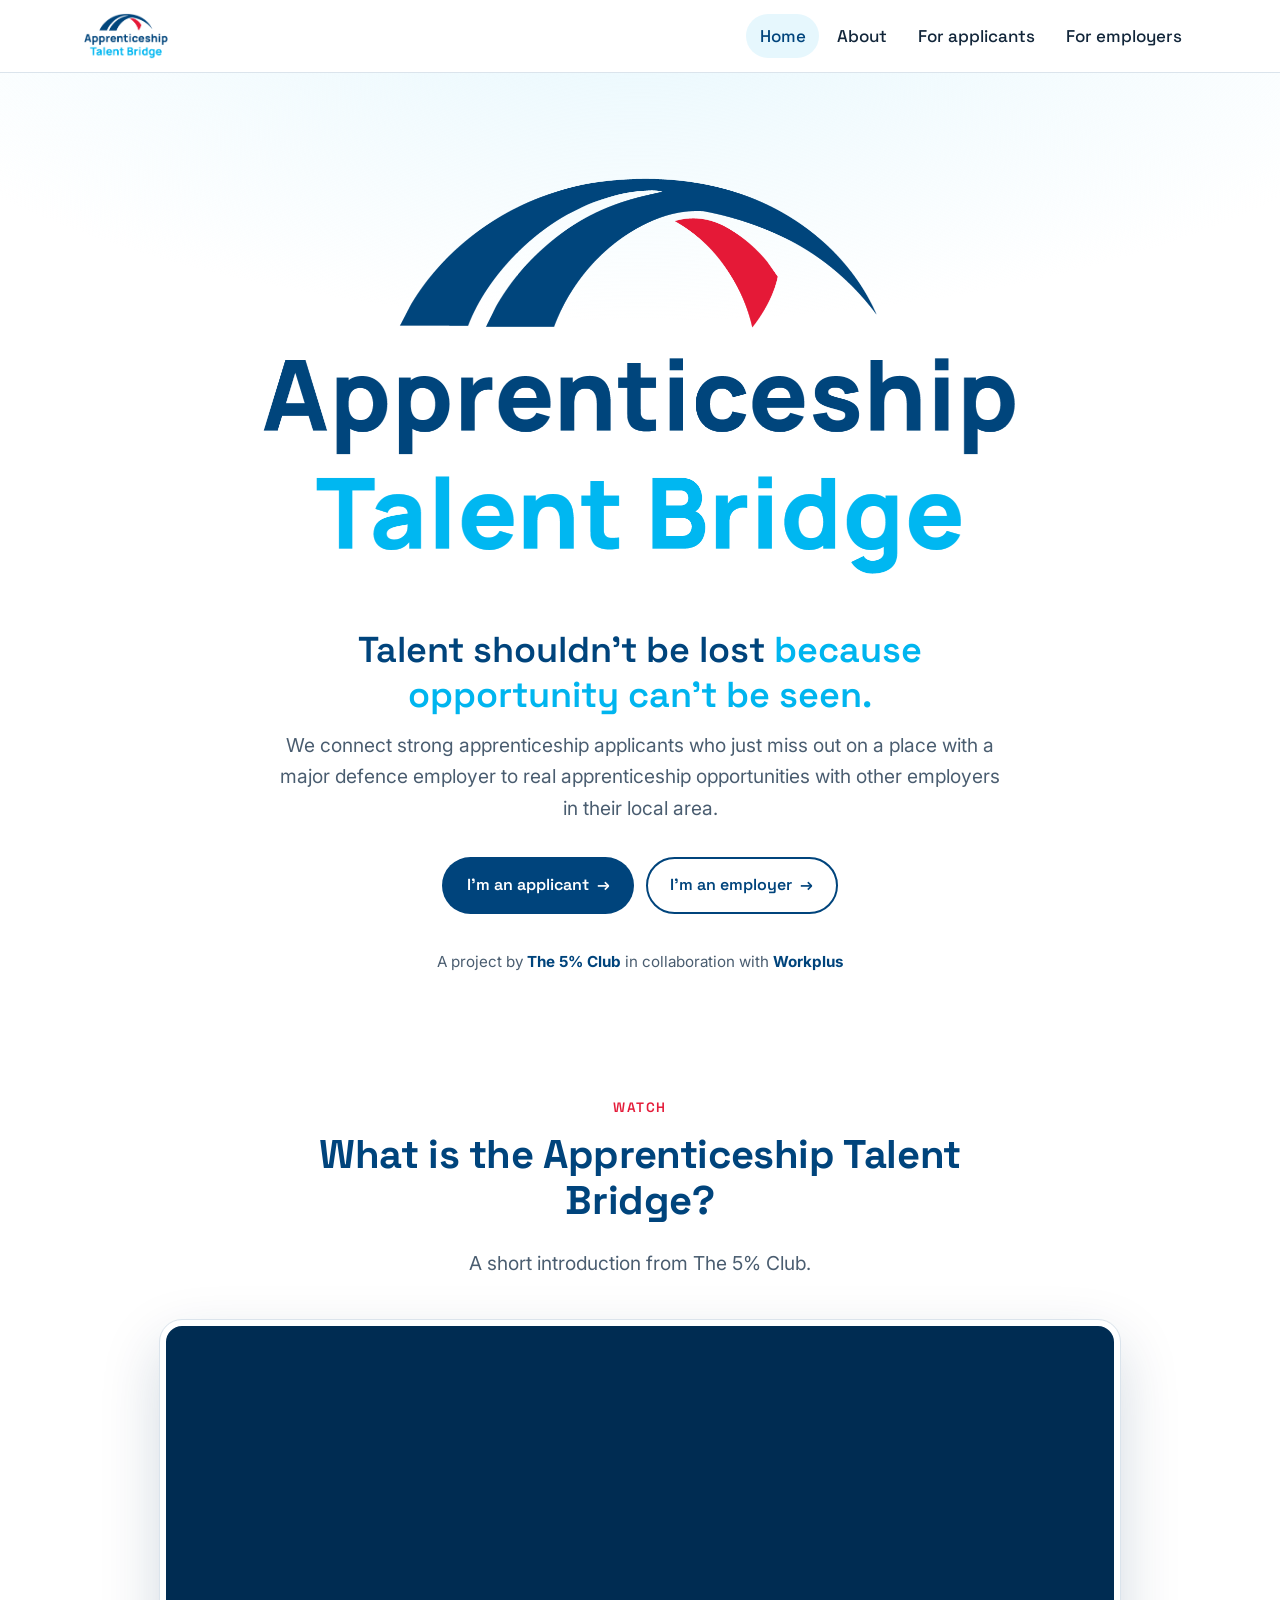
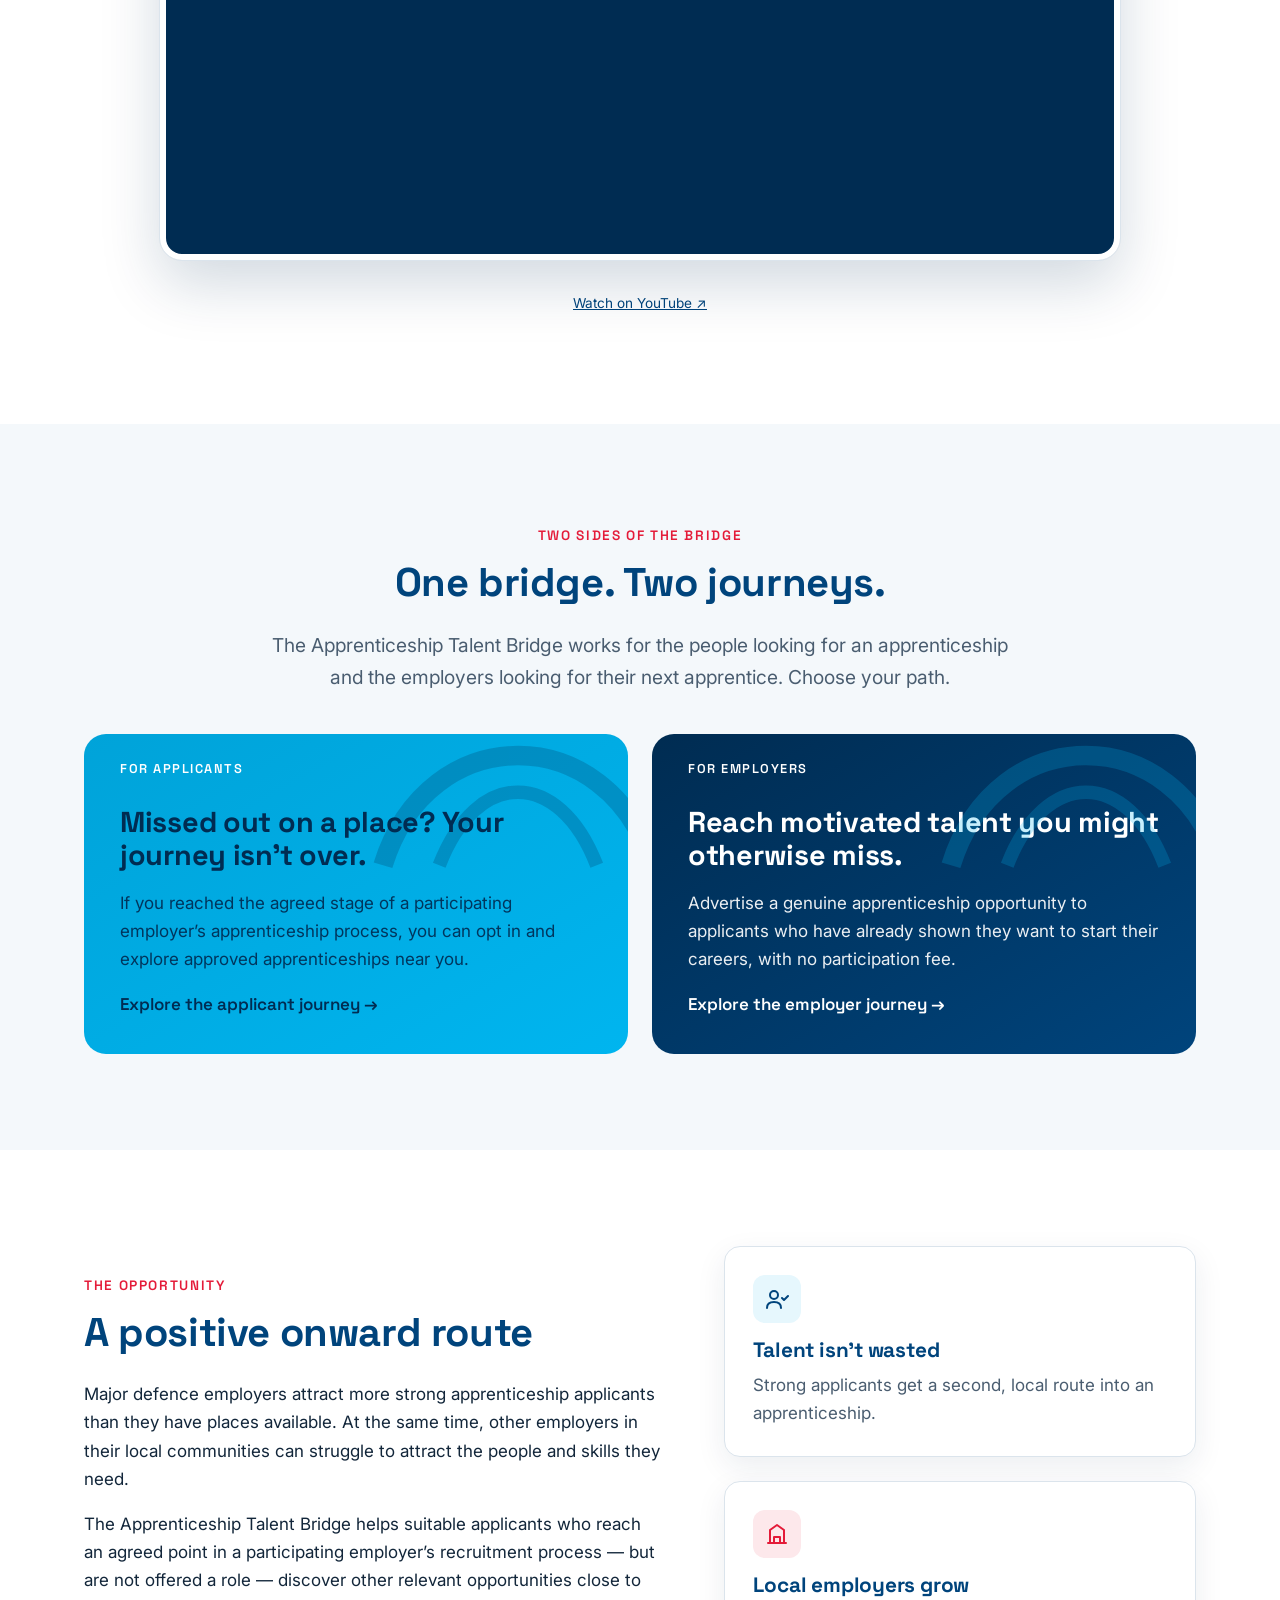
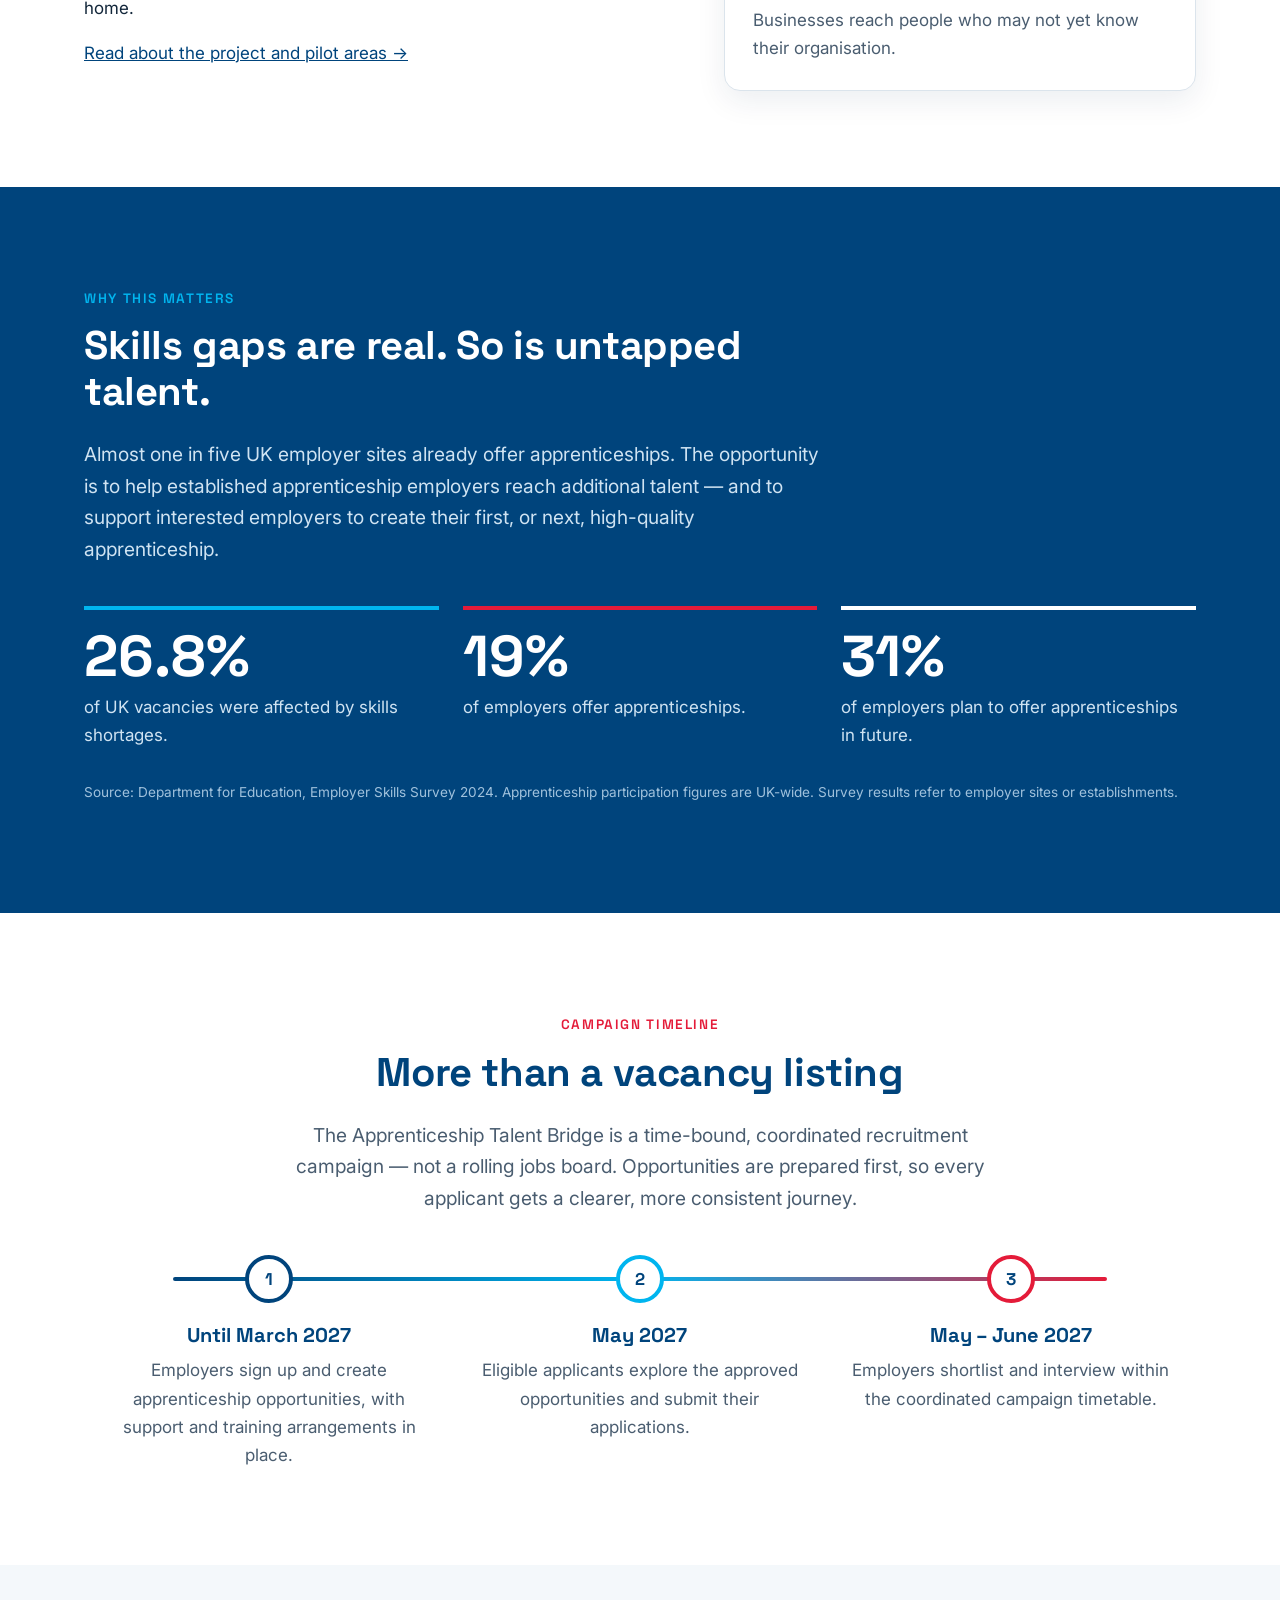
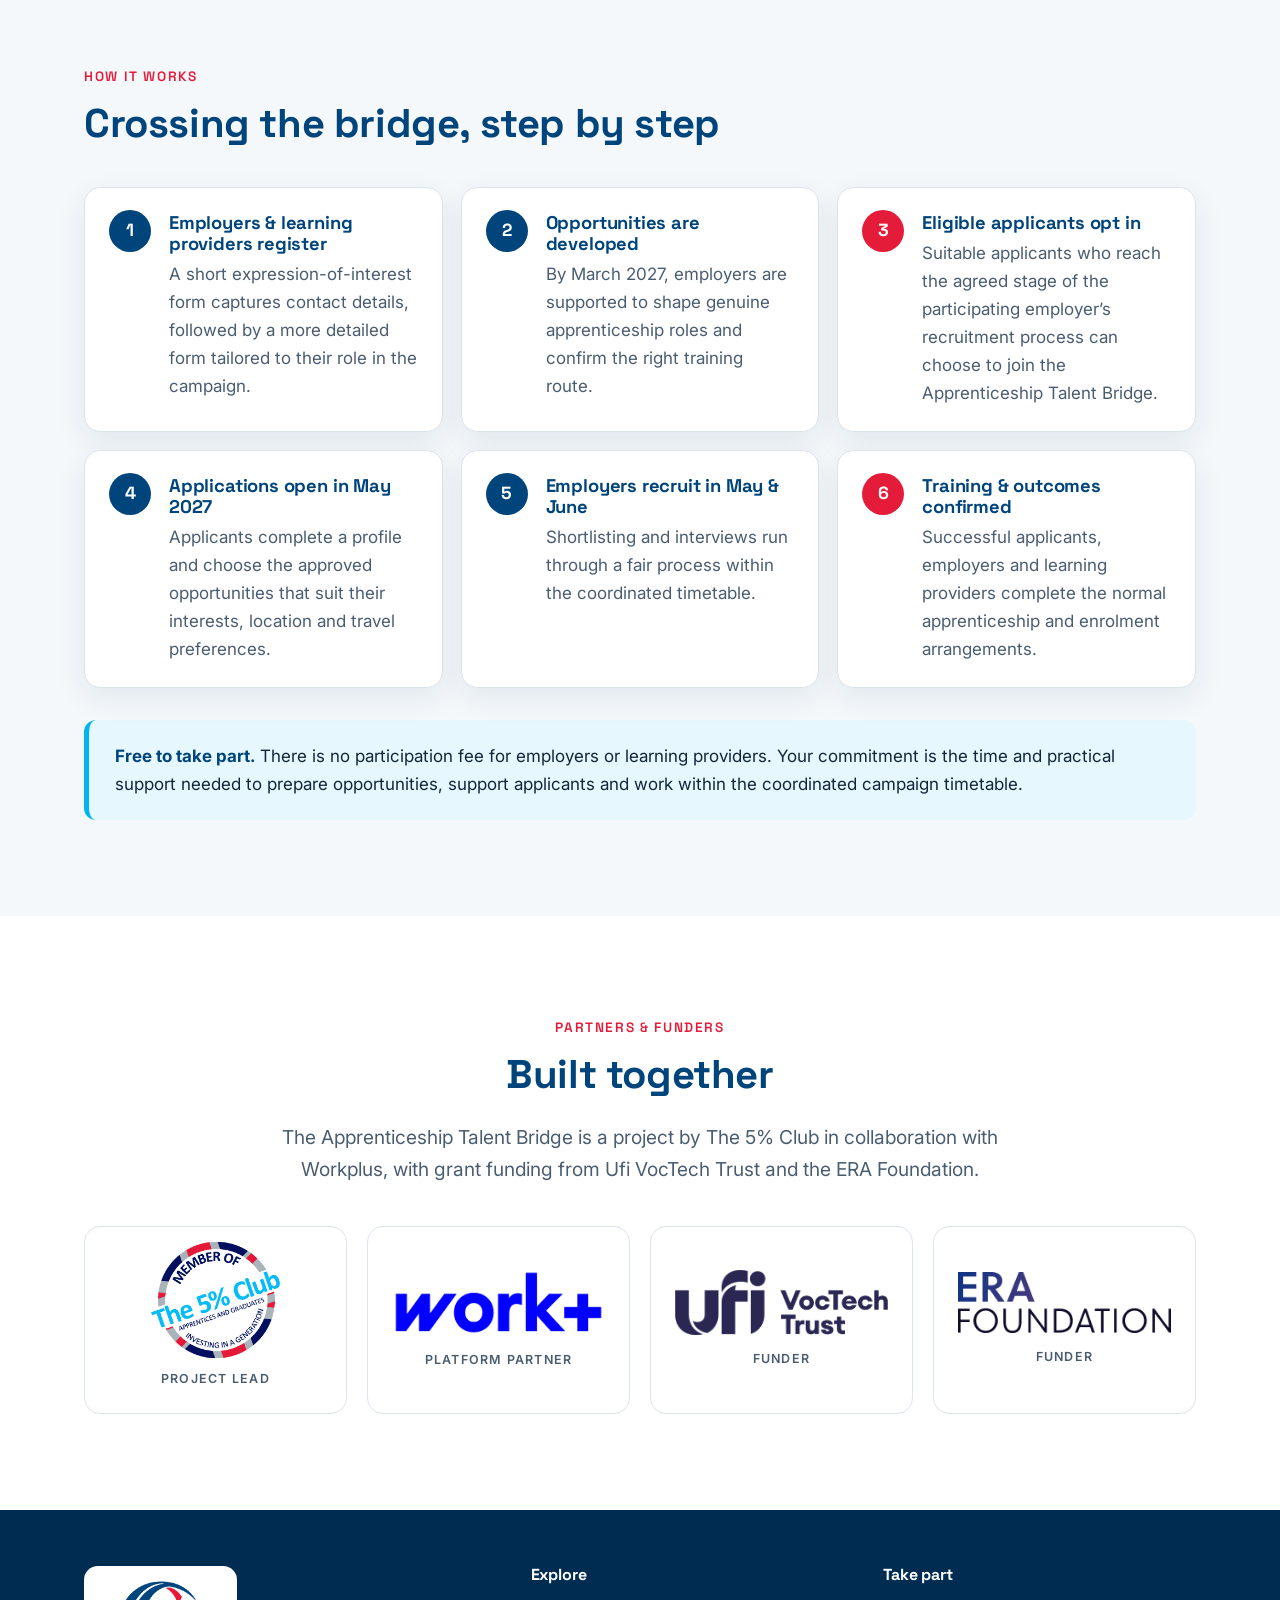
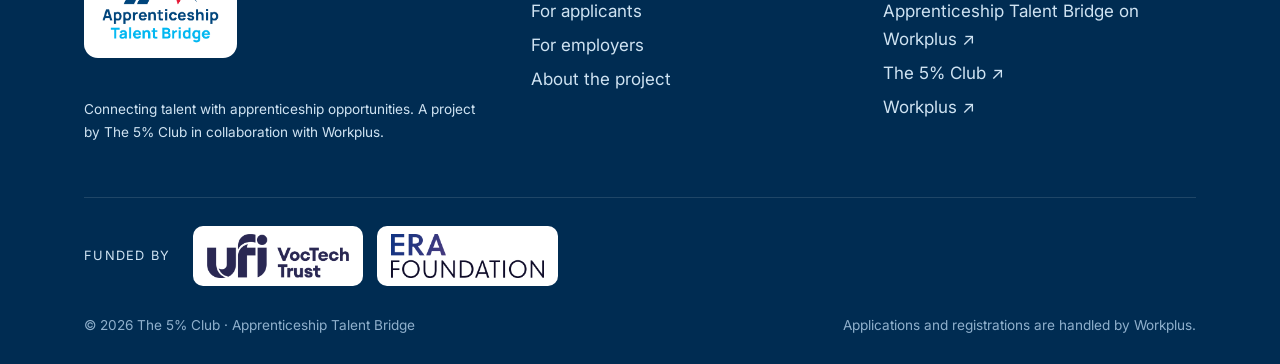
<file: index.html>
<!doctype html>
<html lang="en-GB">
<head>
  <meta charset="utf-8">
  <meta name="viewport" content="width=device-width, initial-scale=1">
  <title>Apprenticeship Talent Bridge</title>
  <meta name="description" content="The Apprenticeship Talent Bridge connects talented apprenticeship applicants with opportunities at local employers. A project by The 5% Club in collaboration with Workplus.">
  <link rel="icon" href="assets/logos/atb-logo.png">
  <link rel="preconnect" href="https://fonts.googleapis.com">
  <link rel="preconnect" href="https://fonts.gstatic.com" crossorigin>
  <link href="https://fonts.googleapis.com/css2?family=Inter:wght@400;500;600&family=Space+Grotesk:wght@500;600;700&display=swap" rel="stylesheet">
  <link rel="stylesheet" href="css/styles.css">
</head>
<body>
  <a class="skip-link" href="#main">Skip to content</a>

  <header class="site-header">
    <div class="container">
      <a class="brand" href="index.html" aria-label="Apprenticeship Talent Bridge home">
        <img src="assets/logos/atb-logo.png" alt="Apprenticeship Talent Bridge">
      </a>
      <button class="menu-toggle" aria-expanded="false" aria-controls="site-nav" aria-label="Open menu">
        <svg width="24" height="24" viewBox="0 0 24 24" fill="none" stroke="currentColor" stroke-width="2.5" stroke-linecap="round"><path d="M4 7h16M4 12h16M4 17h16"/></svg>
      </button>
      <nav class="nav" id="site-nav" aria-label="Main">
        <a href="index.html" aria-current="page">Home</a>
        <a href="about.html">About</a>
        <a href="applicants.html">For applicants</a>
        <a href="employers.html">For employers</a>
      </nav>
    </div>
  </header>

  <main id="main">
    <!-- HERO: ATB logo is the dominant element -->
    <section class="hero-home">
      <div class="container">
        <h1 class="mb-0">
          <img class="hero-logo" src="assets/logos/atb-logo.png" alt="Apprenticeship Talent Bridge" width="1500" height="814">
        </h1>
        <p class="hero-tagline">Talent shouldn’t be lost <span>because opportunity can’t be seen.</span></p>
        <p class="lead">We connect strong apprenticeship applicants who just miss out on a place with a major defence employer to real apprenticeship opportunities with other employers in their local area.</p>
        <div class="btn-row">
          <a class="btn btn-primary" href="applicants.html">I’m an applicant <span class="arrow" aria-hidden="true">→</span></a>
          <a class="btn btn-outline" href="employers.html">I’m an employer <span class="arrow" aria-hidden="true">→</span></a>
        </div>
        <p class="hero-credit">A project by <strong>The 5% Club</strong> in collaboration with <strong>Workplus</strong></p>
      </div>
    </section>

    <!-- Explainer video (autoplay off; privacy-enhanced mode sets no YouTube cookies until played) -->
    <section class="section video-section" aria-labelledby="video-heading">
      <div class="container">
        <div class="section-head center" data-reveal>
          <span class="eyebrow">Watch</span>
          <h2 id="video-heading">What is the Apprenticeship Talent Bridge?</h2>
          <p class="lead">A short introduction from The 5% Club.</p>
        </div>
        <div class="video-frame" data-reveal>
          <iframe
            src="https://www.youtube-nocookie.com/embed/Qj1nKmSsBhU?rel=0"
            title="What is the Apprenticeship Talent Bridge? (YouTube video from The 5% Club)"
            loading="lazy"
            allow="accelerometer; clipboard-write; encrypted-media; gyroscope; picture-in-picture; web-share"
            referrerpolicy="strict-origin-when-cross-origin"
            allowfullscreen></iframe>
        </div>
        <p class="center small muted mt-2"><a href="https://youtu.be/Qj1nKmSsBhU" target="_blank" rel="noopener">Watch on YouTube ↗</a></p>
      </div>
    </section>

    <!-- Two perspectives -->
    <section class="section alt">
      <div class="container">
        <div class="section-head center" data-reveal>
          <span class="eyebrow">Two sides of the bridge</span>
          <h2>One bridge. Two journeys.</h2>
          <p class="lead">The Apprenticeship Talent Bridge works for the people looking for an apprenticeship and the employers looking for their next apprentice. Choose your path.</p>
        </div>
        <div class="doors">
          <a class="door candidate" href="applicants.html" data-reveal>
            <span class="tag">For applicants</span>
            <svg class="arch" viewBox="0 0 400 220" aria-hidden="true" style="color:#002c52"><path d="M20 215C80 20 320 20 380 215" fill="none" stroke="currentColor" stroke-width="26"/><path d="M95 215C145 85 255 85 305 215" fill="none" stroke="currentColor" stroke-width="18"/></svg>
            <h3>Missed out on a place? Your journey isn’t over.</h3>
            <p>If you reached the agreed stage of a participating employer’s apprenticeship process, you can opt in and explore approved apprenticeships near you.</p>
            <span class="door-link">Explore the applicant journey →</span>
          </a>
          <a class="door employer" href="employers.html" data-reveal>
            <span class="tag">For employers</span>
            <svg class="arch" viewBox="0 0 400 220" aria-hidden="true" style="color:#00b5ef"><path d="M20 215C80 20 320 20 380 215" fill="none" stroke="currentColor" stroke-width="26"/><path d="M95 215C145 85 255 85 305 215" fill="none" stroke="currentColor" stroke-width="18"/></svg>
            <h3>Reach motivated talent you might otherwise miss.</h3>
            <p>Advertise a genuine apprenticeship opportunity to applicants who have already shown they want to start their careers, with no participation fee.</p>
            <span class="door-link">Explore the employer journey →</span>
          </a>
        </div>
      </div>
    </section>

    <!-- The opportunity -->
    <section class="section">
      <div class="container split">
        <div data-reveal>
          <span class="eyebrow">The opportunity</span>
          <h2>A positive onward route</h2>
          <p>Major defence employers attract more strong apprenticeship applicants than they have places available. At the same time, other employers in their local communities can struggle to attract the people and skills they need.</p>
          <p>The Apprenticeship Talent Bridge helps suitable applicants who reach an agreed point in a participating employer’s recruitment process — but are not offered a role — discover other relevant opportunities close to home.</p>
          <p class="mb-0"><a href="about.html">Read about the project and pilot areas →</a></p>
        </div>
        <div class="grid" data-reveal>
          <div class="card">
            <div class="icon" aria-hidden="true"><svg width="24" height="24" viewBox="0 0 24 24" fill="none" stroke="currentColor" stroke-width="2" stroke-linecap="round" stroke-linejoin="round"><circle cx="9" cy="8" r="4"/><path d="M2 21c0-4 3-6 7-6s7 2 7 6"/><path d="M17 11l2 2 4-4"/></svg></div>
            <h3>Talent isn’t wasted</h3>
            <p class="muted">Strong applicants get a second, local route into an apprenticeship.</p>
          </div>
          <div class="card">
            <div class="icon red" aria-hidden="true"><svg width="24" height="24" viewBox="0 0 24 24" fill="none" stroke="currentColor" stroke-width="2" stroke-linecap="round" stroke-linejoin="round"><path d="M3 21h18"/><path d="M5 21V8l7-5 7 5v13"/><path d="M9 21v-6h6v6"/></svg></div>
            <h3>Local employers grow</h3>
            <p class="muted">Businesses reach people who may not yet know their organisation.</p>
          </div>
        </div>
      </div>
    </section>

    <!-- Why it matters -->
    <section class="section navy">
      <div class="container">
        <div class="section-head" data-reveal>
          <span class="eyebrow" style="color:var(--sky)">Why this matters</span>
          <h2>Skills gaps are real. So is untapped talent.</h2>
          <p class="lead">Almost one in five UK employer sites already offer apprenticeships. The opportunity is to help established apprenticeship employers reach additional talent — and to support interested employers to create their first, or next, high-quality apprenticeship.</p>
        </div>
        <div class="stats" data-reveal>
          <div class="stat"><div class="stat-num">26.8%</div><p>of UK vacancies were affected by skills shortages.</p></div>
          <div class="stat"><div class="stat-num">19%</div><p>of employers offer apprenticeships.</p></div>
          <div class="stat"><div class="stat-num">31%</div><p>of employers plan to offer apprenticeships in future.</p></div>
        </div>
        <p class="source">Source: Department for Education, Employer Skills Survey 2024. Apprenticeship participation figures are UK-wide. Survey results refer to employer sites or establishments.</p>
      </div>
    </section>

    <!-- Timeline -->
    <section class="section">
      <div class="container">
        <div class="section-head center" data-reveal>
          <span class="eyebrow">Campaign timeline</span>
          <h2>More than a vacancy listing</h2>
          <p class="lead">The Apprenticeship Talent Bridge is a time-bound, coordinated recruitment campaign — not a rolling jobs board. Opportunities are prepared first, so every applicant gets a clearer, more consistent journey.</p>
        </div>
        <div class="timeline" data-reveal>
          <div class="tl-item">
            <div class="tl-dot">1</div>
            <div>
              <div class="tl-when">Until March 2027</div>
              <p>Employers sign up and create apprenticeship opportunities, with support and training arrangements in place.</p>
            </div>
          </div>
          <div class="tl-item">
            <div class="tl-dot">2</div>
            <div>
              <div class="tl-when">May 2027</div>
              <p>Eligible applicants explore the approved opportunities and submit their applications.</p>
            </div>
          </div>
          <div class="tl-item">
            <div class="tl-dot">3</div>
            <div>
              <div class="tl-when">May – June 2027</div>
              <p>Employers shortlist and interview within the coordinated campaign timetable.</p>
            </div>
          </div>
        </div>
      </div>
    </section>

    <!-- How it works -->
    <section class="section alt">
      <div class="container">
        <div class="section-head" data-reveal>
          <span class="eyebrow">How it works</span>
          <h2>Crossing the bridge, step by step</h2>
        </div>
        <ol class="steps cols">
          <li class="step" data-reveal><h3>Employers &amp; learning providers register</h3><p>A short expression-of-interest form captures contact details, followed by a more detailed form tailored to their role in the campaign.</p></li>
          <li class="step" data-reveal><h3>Opportunities are developed</h3><p>By March 2027, employers are supported to shape genuine apprenticeship roles and confirm the right training route.</p></li>
          <li class="step highlight" data-reveal><h3>Eligible applicants opt in</h3><p>Suitable applicants who reach the agreed stage of the participating employer’s recruitment process can choose to join the Apprenticeship Talent Bridge.</p></li>
          <li class="step" data-reveal><h3>Applications open in May 2027</h3><p>Applicants complete a profile and choose the approved opportunities that suit their interests, location and travel preferences.</p></li>
          <li class="step" data-reveal><h3>Employers recruit in May &amp; June</h3><p>Shortlisting and interviews run through a fair process within the coordinated timetable.</p></li>
          <li class="step highlight" data-reveal><h3>Training &amp; outcomes confirmed</h3><p>Successful applicants, employers and learning providers complete the normal apprenticeship and enrolment arrangements.</p></li>
        </ol>
        <div class="callout mt-2" data-reveal>
          <div>
            <p><strong>Free to take part.</strong> There is no participation fee for employers or learning providers. Your commitment is the time and practical support needed to prepare opportunities, support applicants and work within the coordinated campaign timetable.</p>
          </div>
        </div>
      </div>
    </section>

    <!-- Partners -->
    <section class="section">
      <div class="container">
        <div class="section-head center" data-reveal>
          <span class="eyebrow">Partners &amp; funders</span>
          <h2>Built together</h2>
          <p class="lead">The Apprenticeship Talent Bridge is a project by The 5% Club in collaboration with Workplus, with grant funding from Ufi VocTech Trust and the ERA Foundation.</p>
        </div>
        <div class="partners" data-reveal>
          <div class="partner"><img class="badge" src="assets/logos/5percent-club.png" alt="The 5% Club"><span class="role">Project lead</span></div>
          <div class="partner"><img src="assets/logos/workplus.webp" alt="Workplus"><span class="role">Platform partner</span></div>
          <div class="partner"><img src="assets/logos/ufi-voctech-trust.png" alt="Ufi VocTech Trust"><span class="role">Funder</span></div>
          <div class="partner"><img src="assets/logos/era-foundation.svg" alt="ERA Foundation"><span class="role">Funder</span></div>
        </div>
      </div>
    </section>
  </main>

  <footer class="site-footer">
    <div class="container">
      <div class="footer-top">
        <div>
          <a class="footer-logo" href="index.html"><img src="assets/logos/atb-logo.png" alt="Apprenticeship Talent Bridge"></a>
          <p class="mt-2 small">Connecting talent with apprenticeship opportunities. A project by The 5% Club in collaboration with Workplus.</p>
        </div>
        <div>
          <h4>Explore</h4>
          <ul>
            <li><a href="applicants.html">For applicants</a></li>
            <li><a href="employers.html">For employers</a></li>
            <li><a href="about.html">About the project</a></li>
          </ul>
        </div>
        <div>
          <h4>Take part</h4>
          <ul>
            <li><a href="https://campaigns.workplus.app/atb" target="_blank" rel="noopener">Apprenticeship Talent Bridge on Workplus ↗</a></li>
            <li><a href="https://www.5percentclub.org.uk/" target="_blank" rel="noopener">The 5% Club ↗</a></li>
            <li><a href="https://www.workplus.app/" target="_blank" rel="noopener">Workplus ↗</a></li>
          </ul>
        </div>
      </div>
      <div class="footer-logos">
        <span class="label">Funded by</span>
        <span class="logo-chip"><img src="assets/logos/ufi-voctech-trust.png" alt="Ufi VocTech Trust"></span>
        <span class="logo-chip"><img src="assets/logos/era-foundation.svg" alt="ERA Foundation"></span>
      </div>
      <div class="footer-bottom">
        <span>© <span id="year">2026</span> The 5% Club · Apprenticeship Talent Bridge</span>
        <span>Applications and registrations are handled by Workplus.</span>
      </div>
    </div>
  </footer>
  <script src="js/main.js"></script>
</body>
</html>
</file>
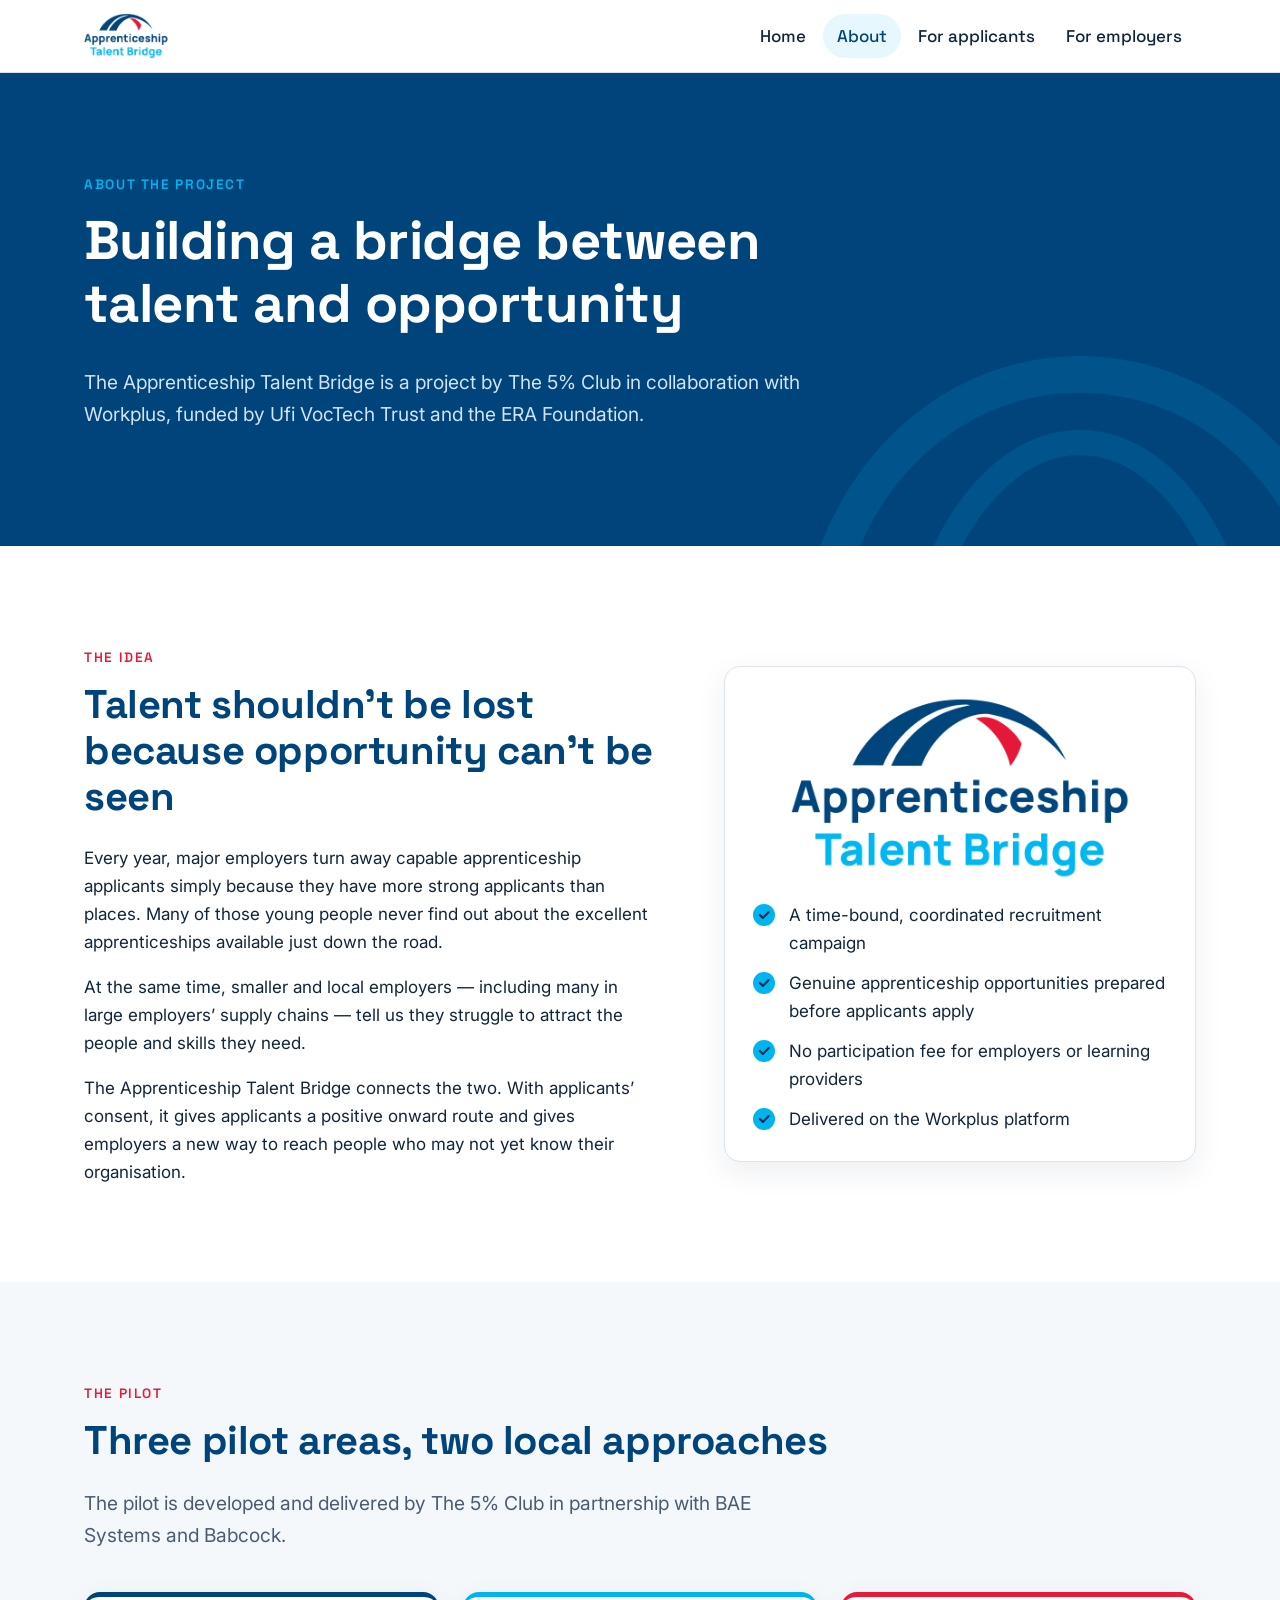
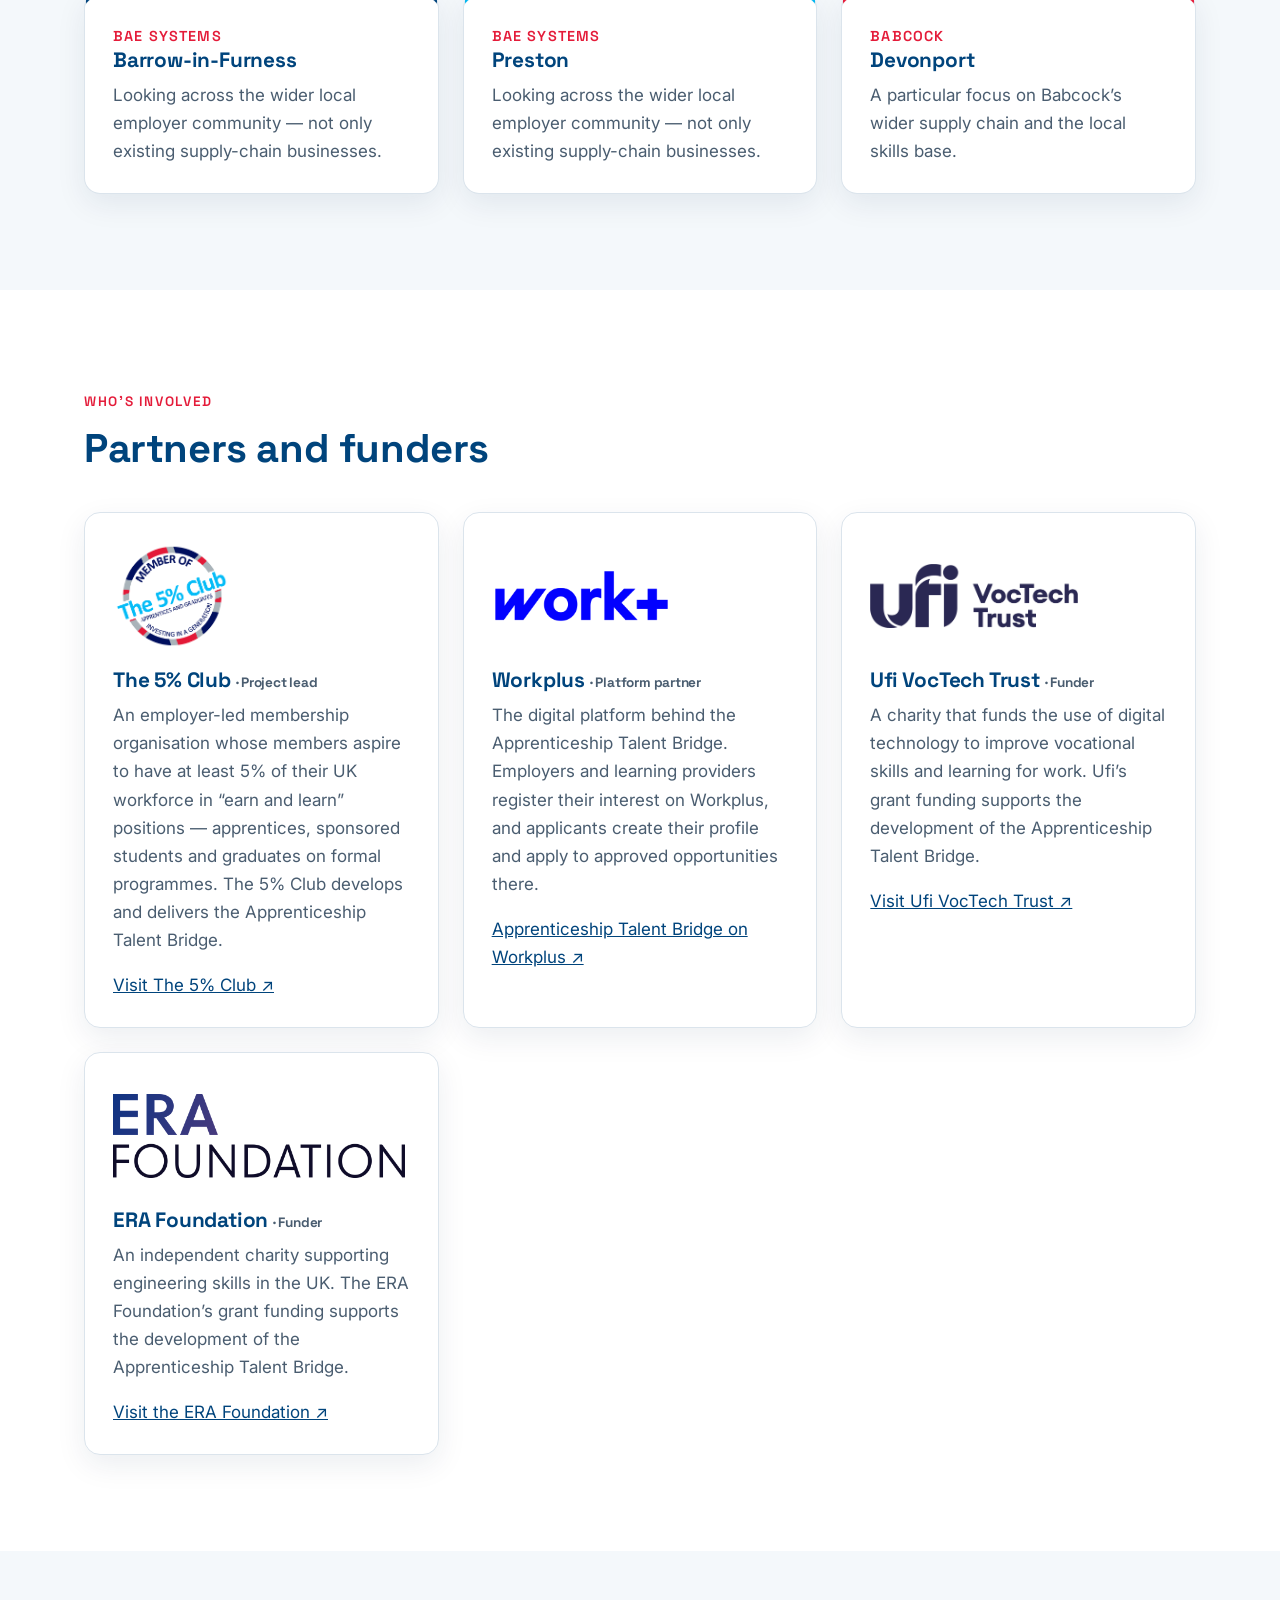
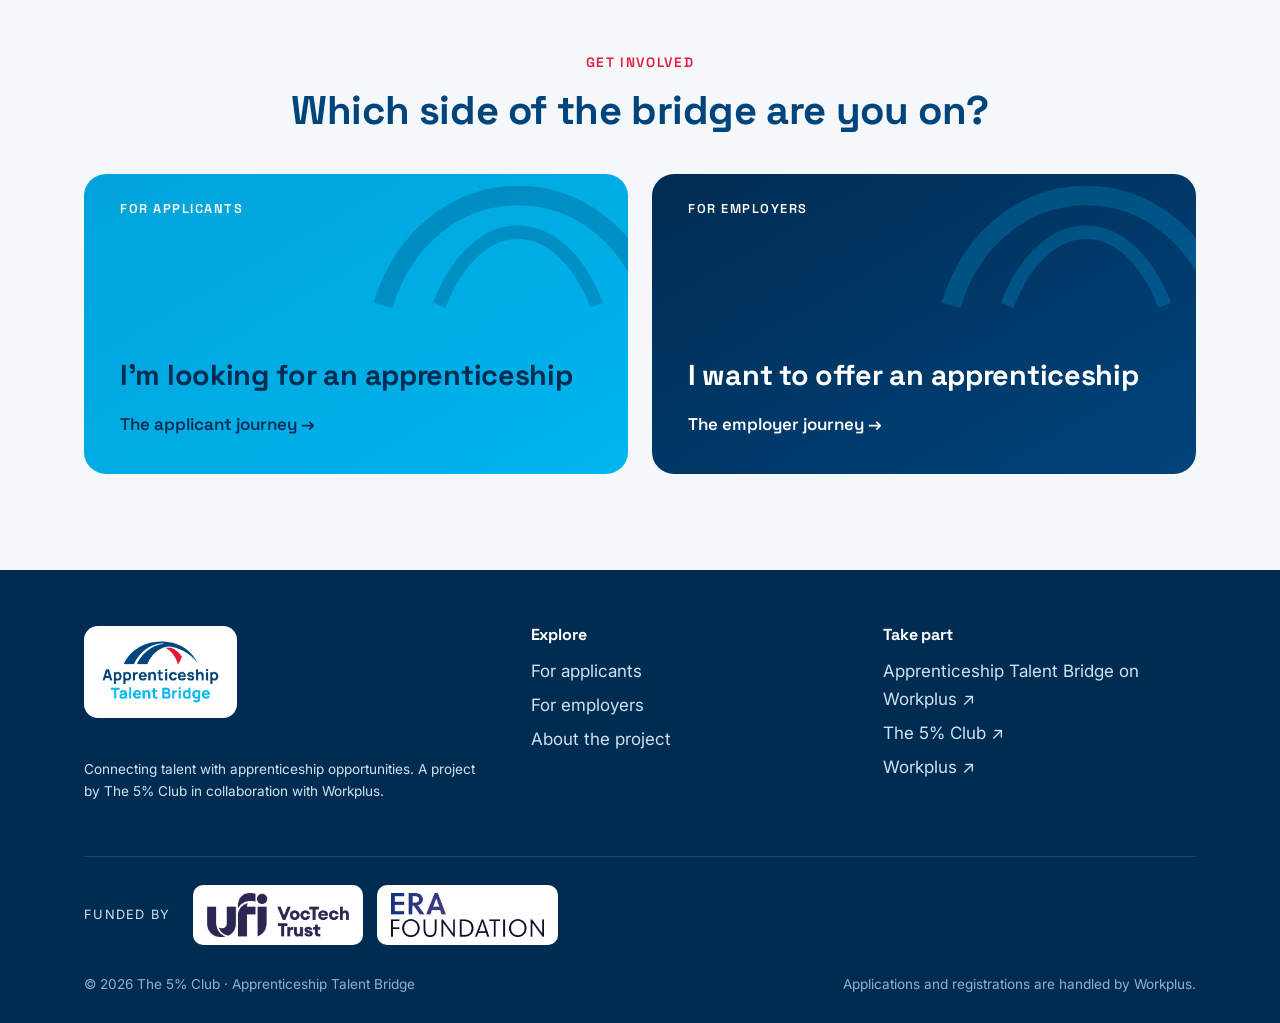
<file: about.html>
<!doctype html>
<html lang="en-GB">
<head>
  <meta charset="utf-8">
  <meta name="viewport" content="width=device-width, initial-scale=1">
  <title>About · Apprenticeship Talent Bridge</title>
  <meta name="description" content="About the Apprenticeship Talent Bridge: a project by The 5% Club in collaboration with Workplus, funded by Ufi VocTech Trust and the ERA Foundation.">
  <link rel="icon" href="assets/logos/atb-logo.png">
  <link rel="preconnect" href="https://fonts.googleapis.com">
  <link rel="preconnect" href="https://fonts.gstatic.com" crossorigin>
  <link href="https://fonts.googleapis.com/css2?family=Inter:wght@400;500;600&family=Space+Grotesk:wght@500;600;700&display=swap" rel="stylesheet">
  <link rel="stylesheet" href="css/styles.css">
</head>
<body>
  <a class="skip-link" href="#main">Skip to content</a>

  <header class="site-header">
    <div class="container">
      <a class="brand" href="index.html" aria-label="Apprenticeship Talent Bridge home">
        <img src="assets/logos/atb-logo.png" alt="Apprenticeship Talent Bridge">
      </a>
      <button class="menu-toggle" aria-expanded="false" aria-controls="site-nav" aria-label="Open menu">
        <svg width="24" height="24" viewBox="0 0 24 24" fill="none" stroke="currentColor" stroke-width="2.5" stroke-linecap="round"><path d="M4 7h16M4 12h16M4 17h16"/></svg>
      </button>
      <nav class="nav" id="site-nav" aria-label="Main">
        <a href="index.html">Home</a>
        <a href="about.html" aria-current="page">About</a>
        <a href="applicants.html">For applicants</a>
        <a href="employers.html">For employers</a>
      </nav>
    </div>
  </header>

  <main id="main">
    <section class="hero-page">
      <svg class="arch" viewBox="0 0 400 220" aria-hidden="true" style="color:#00b5ef"><path d="M20 215C80 20 320 20 380 215" fill="none" stroke="currentColor" stroke-width="26"/><path d="M95 215C145 85 255 85 305 215" fill="none" stroke="currentColor" stroke-width="18"/></svg>
      <div class="container">
        <span class="eyebrow">About the project</span>
        <h1>Building a bridge between talent and opportunity</h1>
        <p class="lead">The Apprenticeship Talent Bridge is a project by The 5% Club in collaboration with Workplus, funded by Ufi VocTech Trust and the ERA Foundation.</p>
      </div>
    </section>

    <section class="section">
      <div class="container split">
        <div data-reveal>
          <span class="eyebrow">The idea</span>
          <h2>Talent shouldn’t be lost because opportunity can’t be seen</h2>
          <p>Every year, major employers turn away capable apprenticeship applicants simply because they have more strong applicants than places. Many of those young people never find out about the excellent apprenticeships available just down the road.</p>
          <p>At the same time, smaller and local employers — including many in large employers’ supply chains — tell us they struggle to attract the people and skills they need.</p>
          <p class="mb-0">The Apprenticeship Talent Bridge connects the two. With applicants’ consent, it gives applicants a positive onward route and gives employers a new way to reach people who may not yet know their organisation.</p>
        </div>
        <div class="card" data-reveal>
          <img src="assets/logos/atb-logo.png" alt="Apprenticeship Talent Bridge" style="margin:0 auto 20px;max-width:340px">
          <ul class="checklist">
            <li>A time-bound, coordinated recruitment campaign</li>
            <li>Genuine apprenticeship opportunities prepared before applicants apply</li>
            <li>No participation fee for employers or learning providers</li>
            <li>Delivered on the Workplus platform</li>
          </ul>
        </div>
      </div>
    </section>

    <section class="section alt">
      <div class="container">
        <div class="section-head" data-reveal>
          <span class="eyebrow">The pilot</span>
          <h2>Three pilot areas, two local approaches</h2>
          <p class="lead">The pilot is developed and delivered by The 5% Club in partnership with BAE Systems and Babcock.</p>
        </div>
        <div class="grid grid-3">
          <div class="card area" data-reveal>
            <div class="who">BAE Systems</div>
            <h3>Barrow-in-Furness</h3>
            <p class="muted">Looking across the wider local employer community — not only existing supply-chain businesses.</p>
          </div>
          <div class="card area sky" data-reveal>
            <div class="who">BAE Systems</div>
            <h3>Preston</h3>
            <p class="muted">Looking across the wider local employer community — not only existing supply-chain businesses.</p>
          </div>
          <div class="card area red" data-reveal>
            <div class="who">Babcock</div>
            <h3>Devonport</h3>
            <p class="muted">A particular focus on Babcock’s wider supply chain and the local skills base.</p>
          </div>
        </div>
      </div>
    </section>

    <section class="section">
      <div class="container">
        <div class="section-head" data-reveal>
          <span class="eyebrow">Who’s involved</span>
          <h2>Partners and funders</h2>
        </div>
        <div class="grid grid-2">
          <div class="card" data-reveal>
            <img src="assets/logos/5percent-club.png" alt="The 5% Club" style="height:110px;width:auto;margin-bottom:18px">
            <h3>The 5% Club <span class="muted small">· Project lead</span></h3>
            <p class="muted">An employer-led membership organisation whose members aspire to have at least 5% of their UK workforce in “earn and learn” positions — apprentices, sponsored students and graduates on formal programmes. The 5% Club develops and delivers the Apprenticeship Talent Bridge.</p>
            <a href="https://www.5percentclub.org.uk/" target="_blank" rel="noopener">Visit The 5% Club ↗</a>
          </div>
          <div class="card" data-reveal>
            <img src="assets/logos/workplus.webp" alt="Workplus" style="height:56px;width:auto;margin:27px 0 45px">
            <h3>Workplus <span class="muted small">· Platform partner</span></h3>
            <p class="muted">The digital platform behind the Apprenticeship Talent Bridge. Employers and learning providers register their interest on Workplus, and applicants create their profile and apply to approved opportunities there.</p>
            <a href="https://campaigns.workplus.app/atb" target="_blank" rel="noopener">Apprenticeship Talent Bridge on Workplus ↗</a>
          </div>
          <div class="card" data-reveal>
            <img src="assets/logos/ufi-voctech-trust.png" alt="Ufi VocTech Trust" style="height:64px;width:auto;margin:23px 0 41px">
            <h3>Ufi VocTech Trust <span class="muted small">· Funder</span></h3>
            <p class="muted">A charity that funds the use of digital technology to improve vocational skills and learning for work. Ufi’s grant funding supports the development of the Apprenticeship Talent Bridge.</p>
            <a href="https://www.ufi.co.uk/" target="_blank" rel="noopener">Visit Ufi VocTech Trust ↗</a>
          </div>
          <div class="card" data-reveal>
            <img src="assets/logos/era-foundation.svg" alt="ERA Foundation" style="height:84px;width:auto;margin:13px 0 31px">
            <h3>ERA Foundation <span class="muted small">· Funder</span></h3>
            <p class="muted">An independent charity supporting engineering skills in the UK. The ERA Foundation’s grant funding supports the development of the Apprenticeship Talent Bridge.</p>
            <a href="https://www.erafoundation.org/" target="_blank" rel="noopener">Visit the ERA Foundation ↗</a>
          </div>
        </div>
      </div>
    </section>

    <section class="section alt">
      <div class="container">
        <div class="section-head center" data-reveal>
          <span class="eyebrow">Get involved</span>
          <h2>Which side of the bridge are you on?</h2>
        </div>
        <div class="doors">
          <a class="door candidate" href="applicants.html" data-reveal>
            <span class="tag">For applicants</span>
            <svg class="arch" viewBox="0 0 400 220" aria-hidden="true" style="color:#002c52"><path d="M20 215C80 20 320 20 380 215" fill="none" stroke="currentColor" stroke-width="26"/><path d="M95 215C145 85 255 85 305 215" fill="none" stroke="currentColor" stroke-width="18"/></svg>
            <h3>I’m looking for an apprenticeship</h3>
            <span class="door-link">The applicant journey →</span>
          </a>
          <a class="door employer" href="employers.html" data-reveal>
            <span class="tag">For employers</span>
            <svg class="arch" viewBox="0 0 400 220" aria-hidden="true" style="color:#00b5ef"><path d="M20 215C80 20 320 20 380 215" fill="none" stroke="currentColor" stroke-width="26"/><path d="M95 215C145 85 255 85 305 215" fill="none" stroke="currentColor" stroke-width="18"/></svg>
            <h3>I want to offer an apprenticeship</h3>
            <span class="door-link">The employer journey →</span>
          </a>
        </div>
      </div>
    </section>
  </main>

  <footer class="site-footer">
    <div class="container">
      <div class="footer-top">
        <div>
          <a class="footer-logo" href="index.html"><img src="assets/logos/atb-logo.png" alt="Apprenticeship Talent Bridge"></a>
          <p class="mt-2 small">Connecting talent with apprenticeship opportunities. A project by The 5% Club in collaboration with Workplus.</p>
        </div>
        <div>
          <h4>Explore</h4>
          <ul>
            <li><a href="applicants.html">For applicants</a></li>
            <li><a href="employers.html">For employers</a></li>
            <li><a href="about.html">About the project</a></li>
          </ul>
        </div>
        <div>
          <h4>Take part</h4>
          <ul>
            <li><a href="https://campaigns.workplus.app/atb" target="_blank" rel="noopener">Apprenticeship Talent Bridge on Workplus ↗</a></li>
            <li><a href="https://www.5percentclub.org.uk/" target="_blank" rel="noopener">The 5% Club ↗</a></li>
            <li><a href="https://www.workplus.app/" target="_blank" rel="noopener">Workplus ↗</a></li>
          </ul>
        </div>
      </div>
      <div class="footer-logos">
        <span class="label">Funded by</span>
        <span class="logo-chip"><img src="assets/logos/ufi-voctech-trust.png" alt="Ufi VocTech Trust"></span>
        <span class="logo-chip"><img src="assets/logos/era-foundation.svg" alt="ERA Foundation"></span>
      </div>
      <div class="footer-bottom">
        <span>© <span id="year">2026</span> The 5% Club · Apprenticeship Talent Bridge</span>
        <span>Applications and registrations are handled by Workplus.</span>
      </div>
    </div>
  </footer>
  <script src="js/main.js"></script>
</body>
</html>
</file>
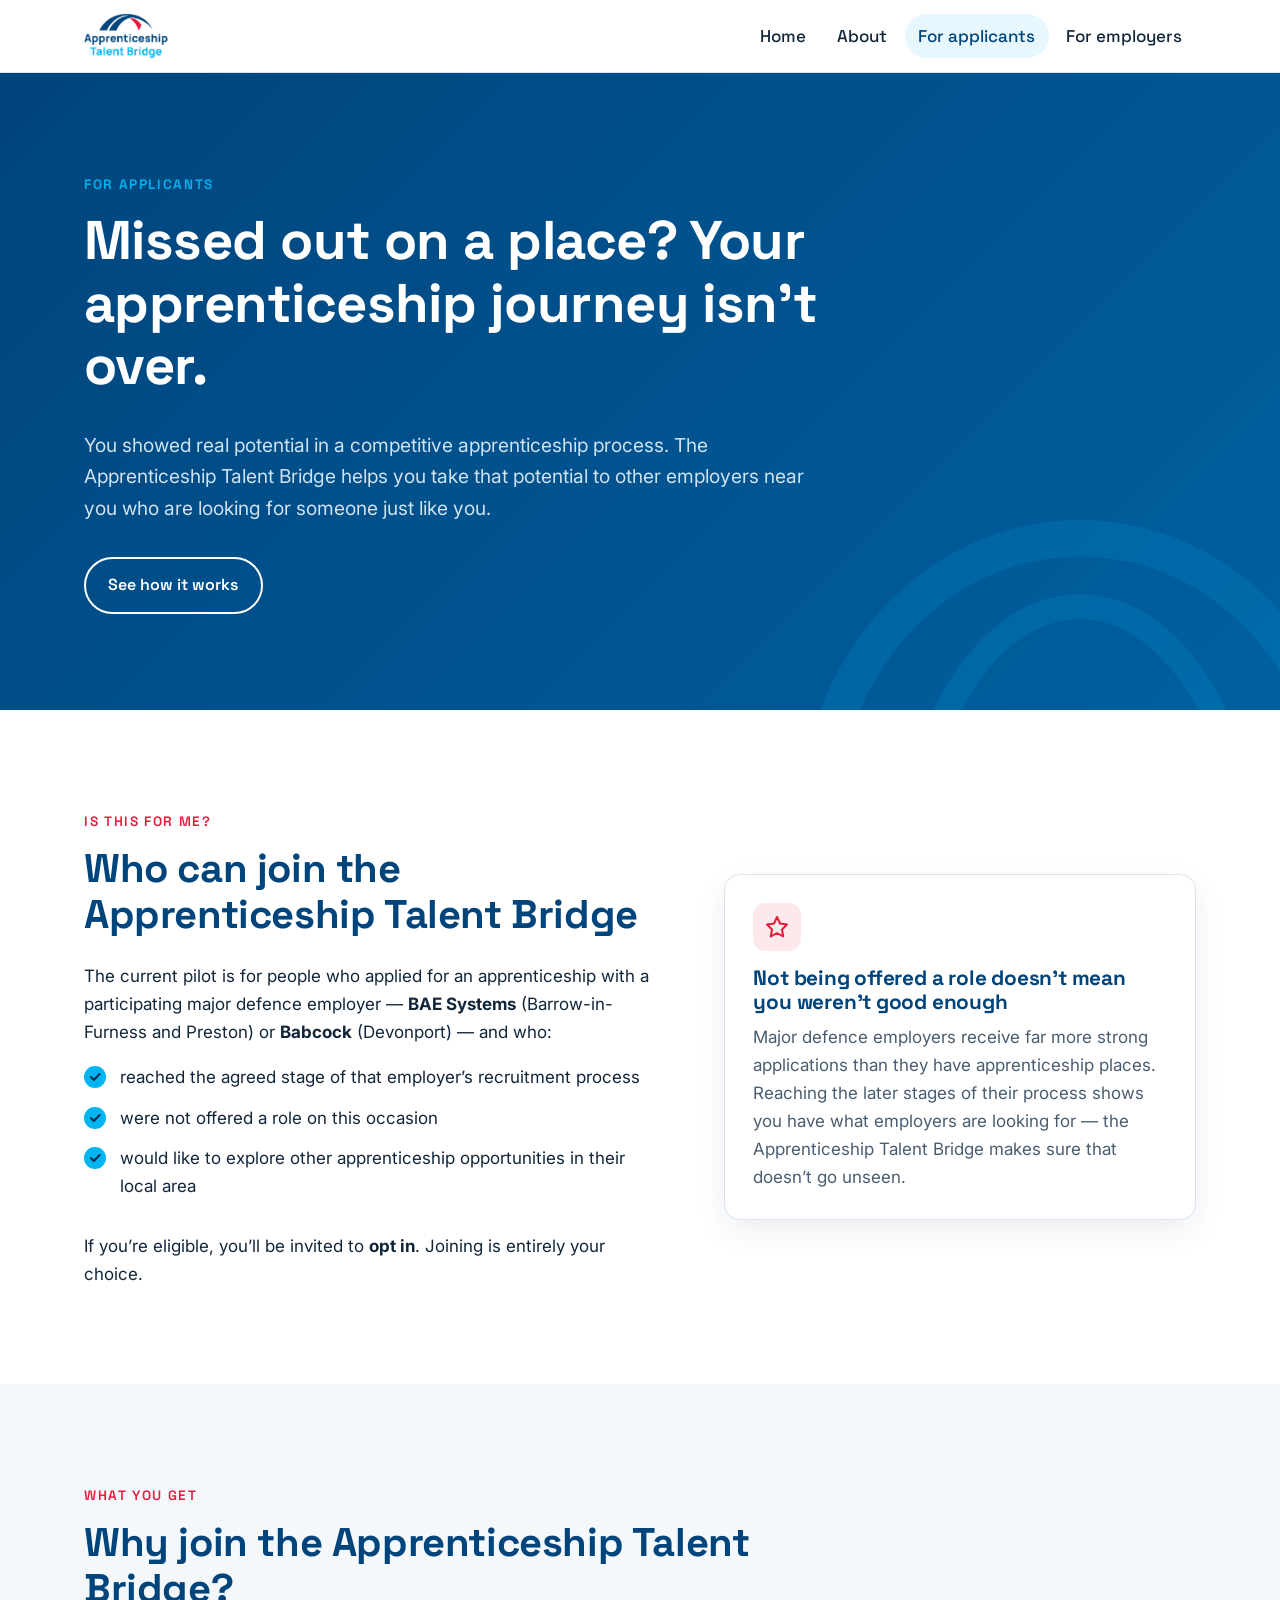
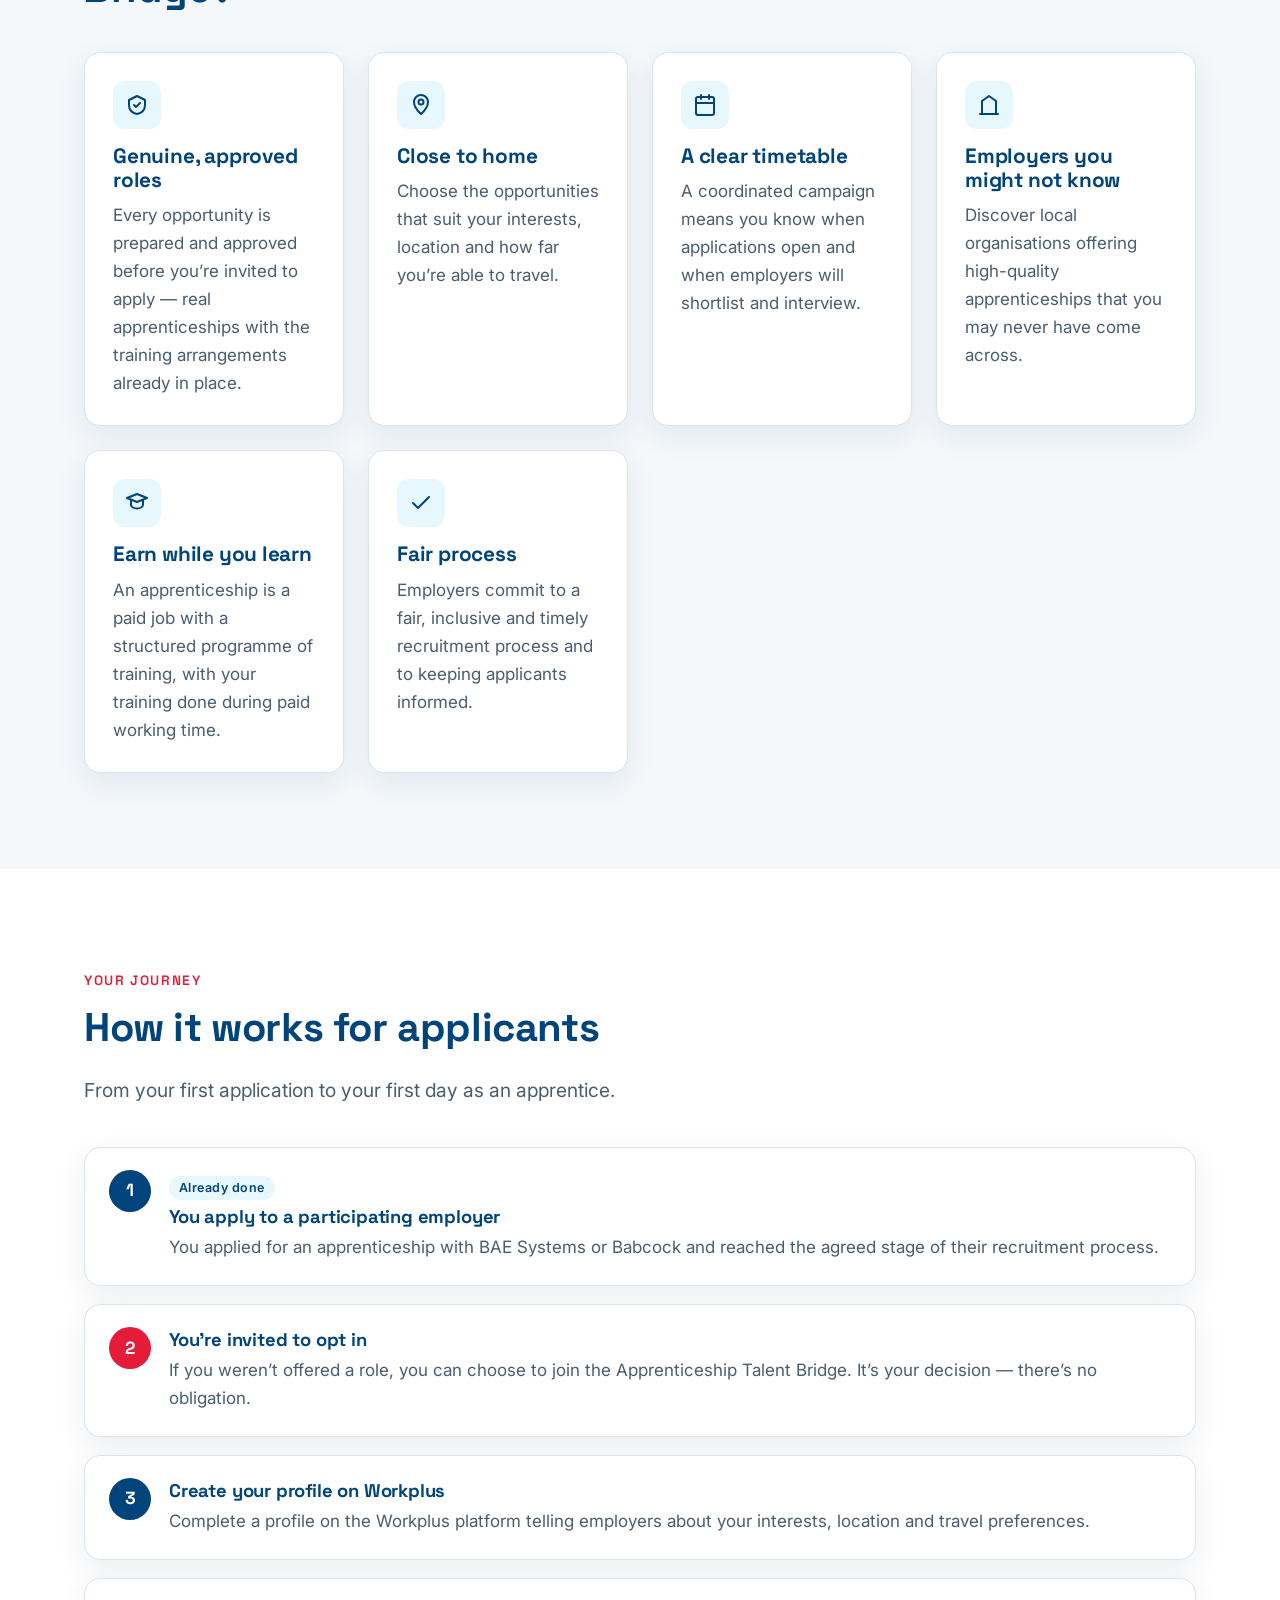
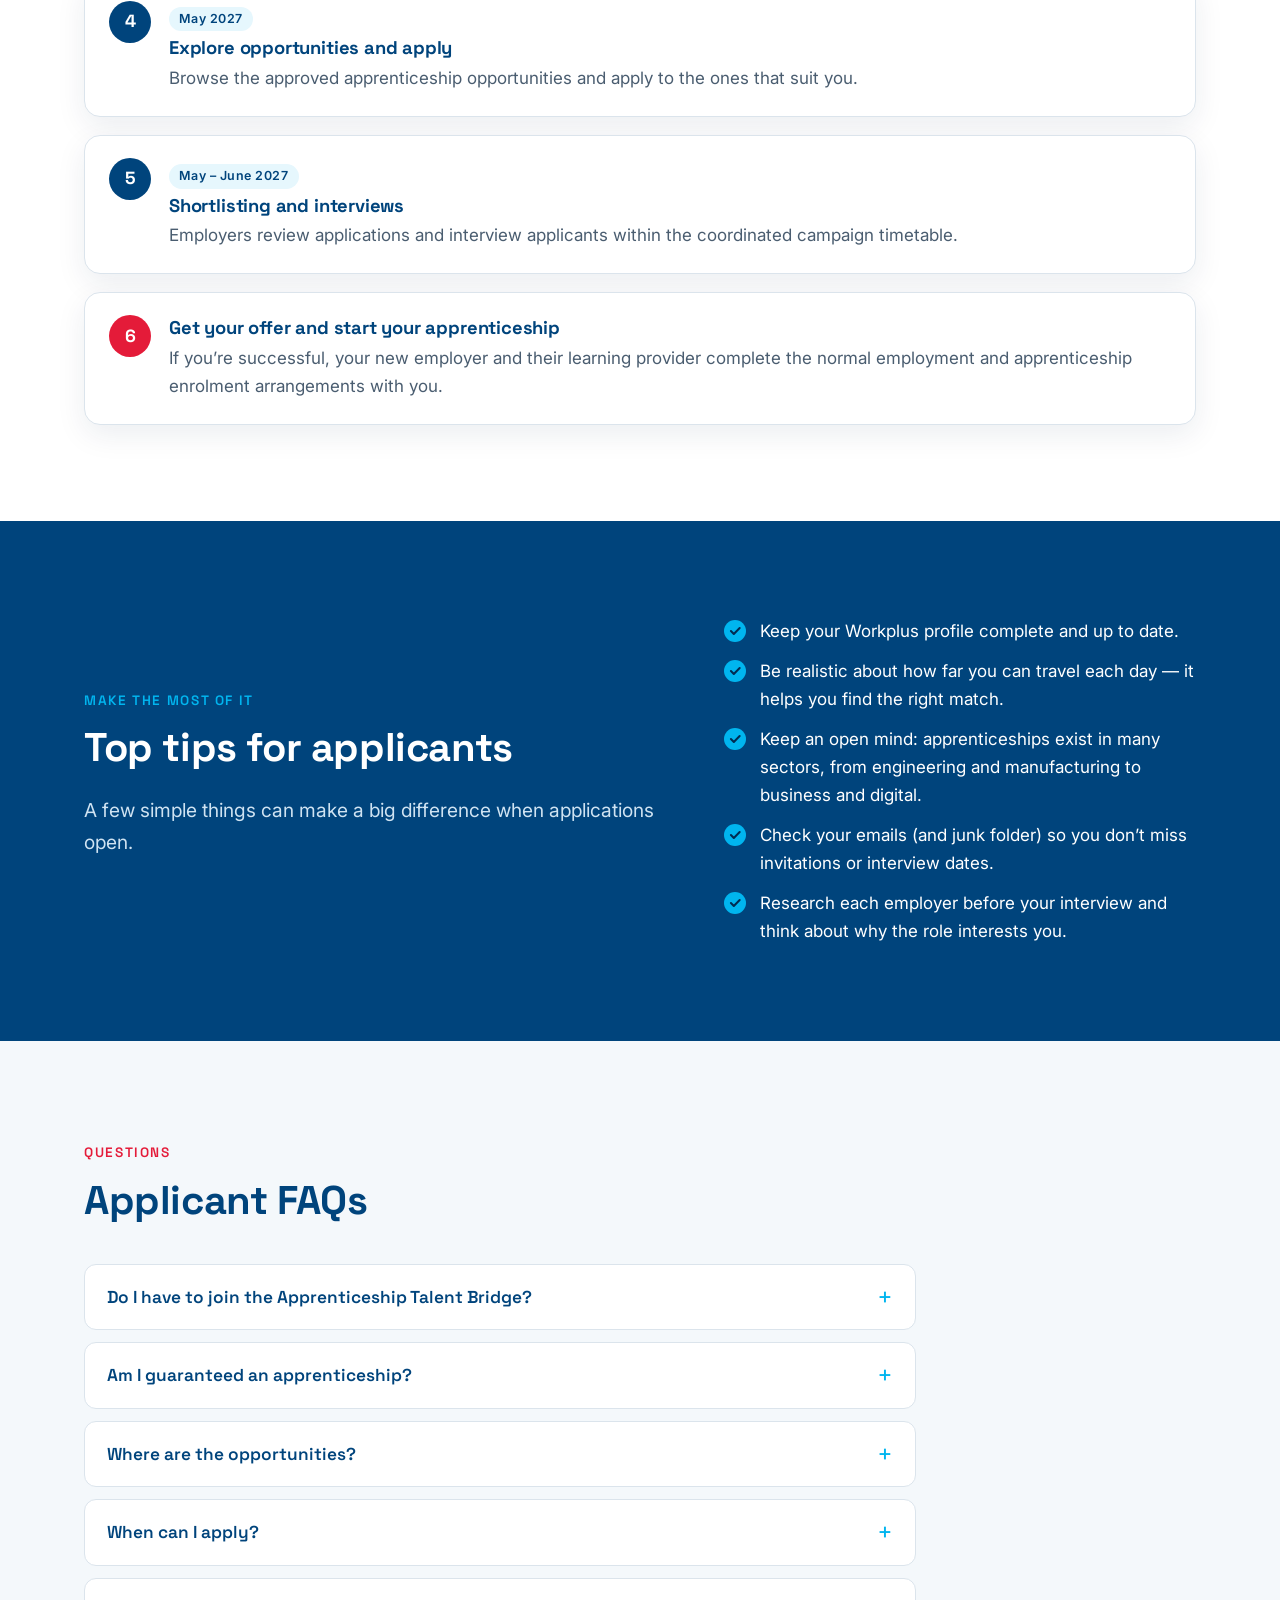
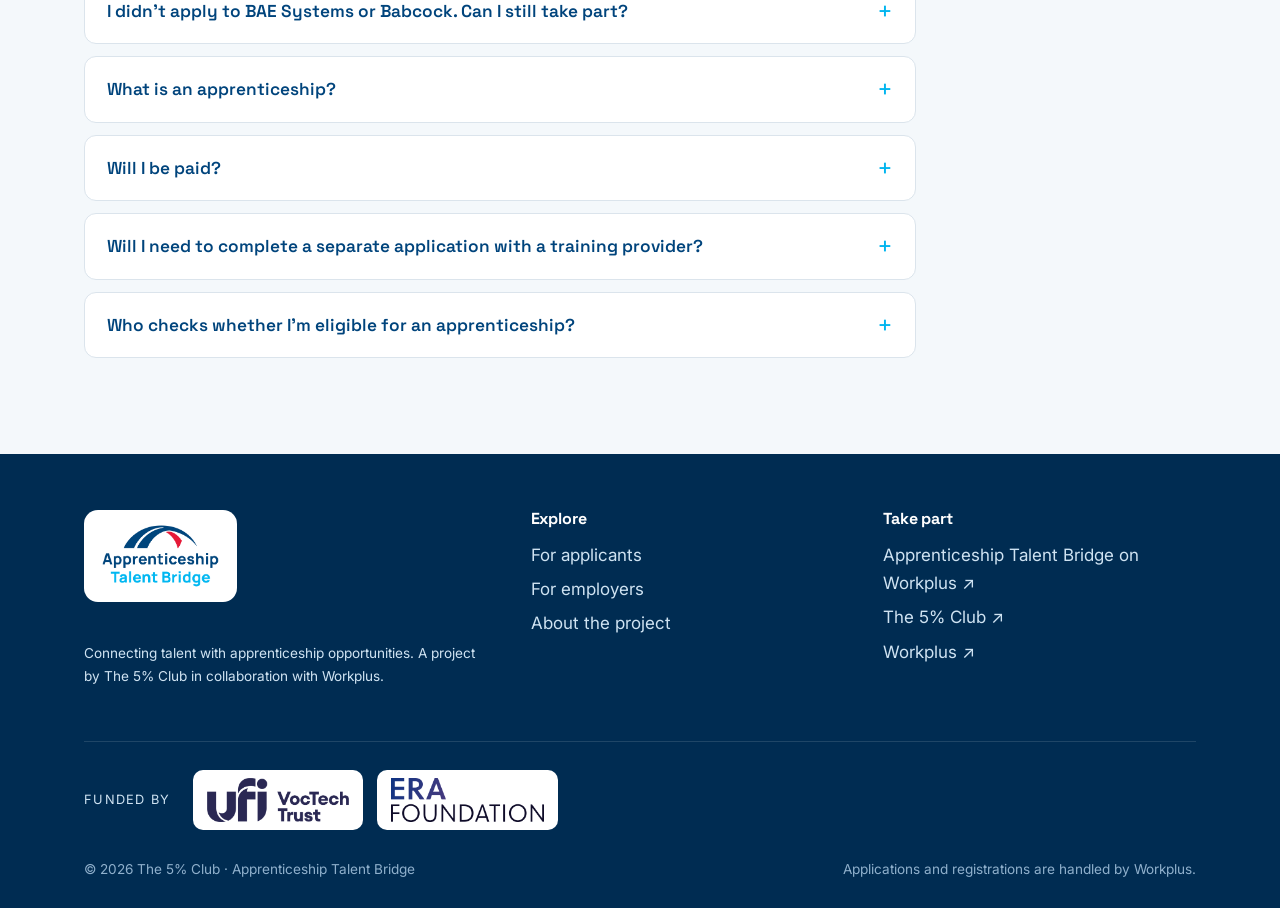
<file: applicants.html>
<!doctype html>
<html lang="en-GB">
<head>
  <meta charset="utf-8">
  <meta name="viewport" content="width=device-width, initial-scale=1">
  <title>For Applicants · Apprenticeship Talent Bridge</title>
  <meta name="description" content="Missed out on an apprenticeship place? The Apprenticeship Talent Bridge helps you explore approved apprenticeship opportunities with employers near you.">
  <link rel="icon" href="assets/logos/atb-logo.png">
  <link rel="preconnect" href="https://fonts.googleapis.com">
  <link rel="preconnect" href="https://fonts.gstatic.com" crossorigin>
  <link href="https://fonts.googleapis.com/css2?family=Inter:wght@400;500;600&family=Space+Grotesk:wght@500;600;700&display=swap" rel="stylesheet">
  <link rel="stylesheet" href="css/styles.css">
</head>
<body>
  <a class="skip-link" href="#main">Skip to content</a>

  <header class="site-header">
    <div class="container">
      <a class="brand" href="index.html" aria-label="Apprenticeship Talent Bridge home">
        <img src="assets/logos/atb-logo.png" alt="Apprenticeship Talent Bridge">
      </a>
      <button class="menu-toggle" aria-expanded="false" aria-controls="site-nav" aria-label="Open menu">
        <svg width="24" height="24" viewBox="0 0 24 24" fill="none" stroke="currentColor" stroke-width="2.5" stroke-linecap="round"><path d="M4 7h16M4 12h16M4 17h16"/></svg>
      </button>
      <nav class="nav" id="site-nav" aria-label="Main">
        <a href="index.html">Home</a>
        <a href="about.html">About</a>
        <a href="applicants.html" aria-current="page">For applicants</a>
        <a href="employers.html">For employers</a>
      </nav>
    </div>
  </header>

  <main id="main">
    <section class="hero-page sky">
      <svg class="arch" viewBox="0 0 400 220" aria-hidden="true" style="color:#00b5ef"><path d="M20 215C80 20 320 20 380 215" fill="none" stroke="currentColor" stroke-width="26"/><path d="M95 215C145 85 255 85 305 215" fill="none" stroke="currentColor" stroke-width="18"/></svg>
      <div class="container">
        <span class="eyebrow">For applicants</span>
        <h1>Missed out on a place? Your apprenticeship journey isn’t over.</h1>
        <p class="lead">You showed real potential in a competitive apprenticeship process. The Apprenticeship Talent Bridge helps you take that potential to other employers near you who are looking for someone just like you.</p>
        <div class="btn-row mt-2">
          <a class="btn btn-light" href="#journey">See how it works</a>
        </div>
      </div>
    </section>

    <!-- Is this for me -->
    <section class="section">
      <div class="container split">
        <div data-reveal>
          <span class="eyebrow">Is this for me?</span>
          <h2>Who can join the Apprenticeship Talent Bridge</h2>
          <p>The current pilot is for people who applied for an apprenticeship with a participating major defence employer — <strong>BAE Systems</strong> (Barrow-in-Furness and Preston) or <strong>Babcock</strong> (Devonport) — and who:</p>
          <ul class="checklist">
            <li>reached the agreed stage of that employer’s recruitment process</li>
            <li>were not offered a role on this occasion</li>
            <li>would like to explore other apprenticeship opportunities in their local area</li>
          </ul>
          <p class="mt-2 mb-0">If you’re eligible, you’ll be invited to <strong>opt in</strong>. Joining is entirely your choice.</p>
        </div>
        <div class="card" data-reveal>
          <div class="icon red" aria-hidden="true"><svg width="24" height="24" viewBox="0 0 24 24" fill="none" stroke="currentColor" stroke-width="2" stroke-linecap="round" stroke-linejoin="round"><path d="M12 2l3 6.5 7 1-5 5 1.2 7L12 18l-6.2 3.5L7 14.5l-5-5 7-1z"/></svg></div>
          <h3>Not being offered a role doesn’t mean you weren’t good enough</h3>
          <p class="muted">Major defence employers receive far more strong applications than they have apprenticeship places. Reaching the later stages of their process shows you have what employers are looking for — the Apprenticeship Talent Bridge makes sure that doesn’t go unseen.</p>
        </div>
      </div>
    </section>

    <!-- Benefits -->
    <section class="section alt">
      <div class="container">
        <div class="section-head" data-reveal>
          <span class="eyebrow">What you get</span>
          <h2>Why join the Apprenticeship Talent Bridge?</h2>
        </div>
        <div class="grid grid-3">
          <div class="card" data-reveal>
            <div class="icon" aria-hidden="true"><svg width="24" height="24" viewBox="0 0 24 24" fill="none" stroke="currentColor" stroke-width="2" stroke-linecap="round" stroke-linejoin="round"><path d="M9 12l2 2 4-4"/><path d="M12 3l8 4v5c0 5-3.5 8-8 9-4.5-1-8-4-8-9V7z"/></svg></div>
            <h3>Genuine, approved roles</h3>
            <p class="muted">Every opportunity is prepared and approved before you’re invited to apply — real apprenticeships with the training arrangements already in place.</p>
          </div>
          <div class="card" data-reveal>
            <div class="icon" aria-hidden="true"><svg width="24" height="24" viewBox="0 0 24 24" fill="none" stroke="currentColor" stroke-width="2" stroke-linecap="round" stroke-linejoin="round"><path d="M12 21s-7-6.2-7-12a7 7 0 0114 0c0 5.8-7 12-7 12z"/><circle cx="12" cy="9" r="2.5"/></svg></div>
            <h3>Close to home</h3>
            <p class="muted">Choose the opportunities that suit your interests, location and how far you’re able to travel.</p>
          </div>
          <div class="card" data-reveal>
            <div class="icon" aria-hidden="true"><svg width="24" height="24" viewBox="0 0 24 24" fill="none" stroke="currentColor" stroke-width="2" stroke-linecap="round" stroke-linejoin="round"><rect x="3" y="4" width="18" height="18" rx="2"/><path d="M16 2v4M8 2v4M3 10h18"/></svg></div>
            <h3>A clear timetable</h3>
            <p class="muted">A coordinated campaign means you know when applications open and when employers will shortlist and interview.</p>
          </div>
          <div class="card" data-reveal>
            <div class="icon" aria-hidden="true"><svg width="24" height="24" viewBox="0 0 24 24" fill="none" stroke="currentColor" stroke-width="2" stroke-linecap="round" stroke-linejoin="round"><path d="M3 21h18"/><path d="M5 21V8l7-5 7 5v13"/></svg></div>
            <h3>Employers you might not know</h3>
            <p class="muted">Discover local organisations offering high-quality apprenticeships that you may never have come across.</p>
          </div>
          <div class="card" data-reveal>
            <div class="icon" aria-hidden="true"><svg width="24" height="24" viewBox="0 0 24 24" fill="none" stroke="currentColor" stroke-width="2" stroke-linecap="round" stroke-linejoin="round"><path d="M2 7l10-4 10 4-10 4z"/><path d="M6 9v5c0 2 3 3.5 6 3.5s6-1.5 6-3.5V9"/></svg></div>
            <h3>Earn while you learn</h3>
            <p class="muted">An apprenticeship is a paid job with a structured programme of training, with your training done during paid working time.</p>
          </div>
          <div class="card" data-reveal>
            <div class="icon" aria-hidden="true"><svg width="24" height="24" viewBox="0 0 24 24" fill="none" stroke="currentColor" stroke-width="2" stroke-linecap="round" stroke-linejoin="round"><path d="M20 6L9 17l-5-5"/></svg></div>
            <h3>Fair process</h3>
            <p class="muted">Employers commit to a fair, inclusive and timely recruitment process and to keeping applicants informed.</p>
          </div>
        </div>
      </div>
    </section>

    <!-- Journey -->
    <section class="section" id="journey">
      <div class="container">
        <div class="section-head" data-reveal>
          <span class="eyebrow">Your journey</span>
          <h2>How it works for applicants</h2>
          <p class="lead">From your first application to your first day as an apprentice.</p>
        </div>
        <ol class="steps">
          <li class="step" data-reveal><span class="when">Already done</span><h3>You apply to a participating employer</h3><p>You applied for an apprenticeship with BAE Systems or Babcock and reached the agreed stage of their recruitment process.</p></li>
          <li class="step highlight" data-reveal><h3>You’re invited to opt in</h3><p>If you weren’t offered a role, you can choose to join the Apprenticeship Talent Bridge. It’s your decision — there’s no obligation.</p></li>
          <li class="step" data-reveal><h3>Create your profile on Workplus</h3><p>Complete a profile on the Workplus platform telling employers about your interests, location and travel preferences.</p></li>
          <li class="step" data-reveal><span class="when">May 2027</span><h3>Explore opportunities and apply</h3><p>Browse the approved apprenticeship opportunities and apply to the ones that suit you.</p></li>
          <li class="step" data-reveal><span class="when">May – June 2027</span><h3>Shortlisting and interviews</h3><p>Employers review applications and interview applicants within the coordinated campaign timetable.</p></li>
          <li class="step highlight" data-reveal><h3>Get your offer and start your apprenticeship</h3><p>If you’re successful, your new employer and their learning provider complete the normal employment and apprenticeship enrolment arrangements with you.</p></li>
        </ol>
      </div>
    </section>

    <!-- Tips -->
    <section class="section navy">
      <div class="container split">
        <div data-reveal>
          <span class="eyebrow" style="color:var(--sky)">Make the most of it</span>
          <h2>Top tips for applicants</h2>
          <p class="lead">A few simple things can make a big difference when applications open.</p>
        </div>
        <ul class="checklist" data-reveal>
          <li>Keep your Workplus profile complete and up to date.</li>
          <li>Be realistic about how far you can travel each day — it helps you find the right match.</li>
          <li>Keep an open mind: apprenticeships exist in many sectors, from engineering and manufacturing to business and digital.</li>
          <li>Check your emails (and junk folder) so you don’t miss invitations or interview dates.</li>
          <li>Research each employer before your interview and think about why the role interests you.</li>
        </ul>
      </div>
    </section>

    <!-- FAQ -->
    <section class="section alt">
      <div class="container">
        <div class="section-head" data-reveal>
          <span class="eyebrow">Questions</span>
          <h2>Applicant FAQs</h2>
        </div>
        <div class="faq" data-reveal>
          <details>
            <summary>Do I have to join the Apprenticeship Talent Bridge?</summary>
            <div>No. Eligible applicants are invited to opt in, and it’s completely your choice.</div>
          </details>
          <details>
            <summary>Am I guaranteed an apprenticeship?</summary>
            <div>No. You choose which opportunities to apply for, and taking part doesn’t guarantee an interview, offer or appointment. Each employer assesses every applicant fairly against the requirements published for its role and makes its own decisions.</div>
          </details>
          <details>
            <summary>Where are the opportunities?</summary>
            <div>The pilot focuses on the areas around Barrow-in-Furness and Preston (BAE Systems) and Devonport (Babcock). You choose opportunities based on your location and travel preferences.</div>
          </details>
          <details>
            <summary>When can I apply?</summary>
            <div>Applications open in <strong>May 2027</strong>. Employers then shortlist and interview during May and June 2027.</div>
          </details>
          <details>
            <summary>I didn’t apply to BAE Systems or Babcock. Can I still take part?</summary>
            <div>This pilot is designed for eligible applicants from the participating employers’ recruitment processes. Keep an eye on the <a href="https://campaigns.workplus.app/atb" target="_blank" rel="noopener">Workplus campaign page</a> for any updates.</div>
          </details>
          <details>
            <summary>What is an apprenticeship?</summary>
            <div>An apprenticeship is a paid job with a structured programme of training. As an apprentice you are employed, work towards an approved apprenticeship standard and receive your training during paid time, delivered with a learning provider.</div>
          </details>
          <details>
            <summary>Will I be paid?</summary>
            <div>Yes. Apprentices must be paid at least the statutory minimum that applies to their age and apprenticeship status, including time spent training. Each employer sets out its salary and terms in its vacancy.</div>
          </details>
          <details>
            <summary>Will I need to complete a separate application with a training provider?</summary>
            <div>Sometimes, where a learning provider genuinely needs one for course assessment, eligibility or enrolment. If so, its purpose and timing should be explained clearly and coordinated with the employer’s application.</div>
          </details>
          <details>
            <summary>Who checks whether I’m eligible for an apprenticeship?</summary>
            <div>The learning provider completes the formal eligibility, prior-learning and funding checks with you and the employer. Taking part in the Apprenticeship Talent Bridge doesn’t by itself confirm funding eligibility.</div>
          </details>
        </div>
      </div>
    </section>
  </main>

  <footer class="site-footer">
    <div class="container">
      <div class="footer-top">
        <div>
          <a class="footer-logo" href="index.html"><img src="assets/logos/atb-logo.png" alt="Apprenticeship Talent Bridge"></a>
          <p class="mt-2 small">Connecting talent with apprenticeship opportunities. A project by The 5% Club in collaboration with Workplus.</p>
        </div>
        <div>
          <h4>Explore</h4>
          <ul>
            <li><a href="applicants.html">For applicants</a></li>
            <li><a href="employers.html">For employers</a></li>
            <li><a href="about.html">About the project</a></li>
          </ul>
        </div>
        <div>
          <h4>Take part</h4>
          <ul>
            <li><a href="https://campaigns.workplus.app/atb" target="_blank" rel="noopener">Apprenticeship Talent Bridge on Workplus ↗</a></li>
            <li><a href="https://www.5percentclub.org.uk/" target="_blank" rel="noopener">The 5% Club ↗</a></li>
            <li><a href="https://www.workplus.app/" target="_blank" rel="noopener">Workplus ↗</a></li>
          </ul>
        </div>
      </div>
      <div class="footer-logos">
        <span class="label">Funded by</span>
        <span class="logo-chip"><img src="assets/logos/ufi-voctech-trust.png" alt="Ufi VocTech Trust"></span>
        <span class="logo-chip"><img src="assets/logos/era-foundation.svg" alt="ERA Foundation"></span>
      </div>
      <div class="footer-bottom">
        <span>© <span id="year">2026</span> The 5% Club · Apprenticeship Talent Bridge</span>
        <span>Applications and registrations are handled by Workplus.</span>
      </div>
    </div>
  </footer>
  <script src="js/main.js"></script>
</body>
</html>
</file>
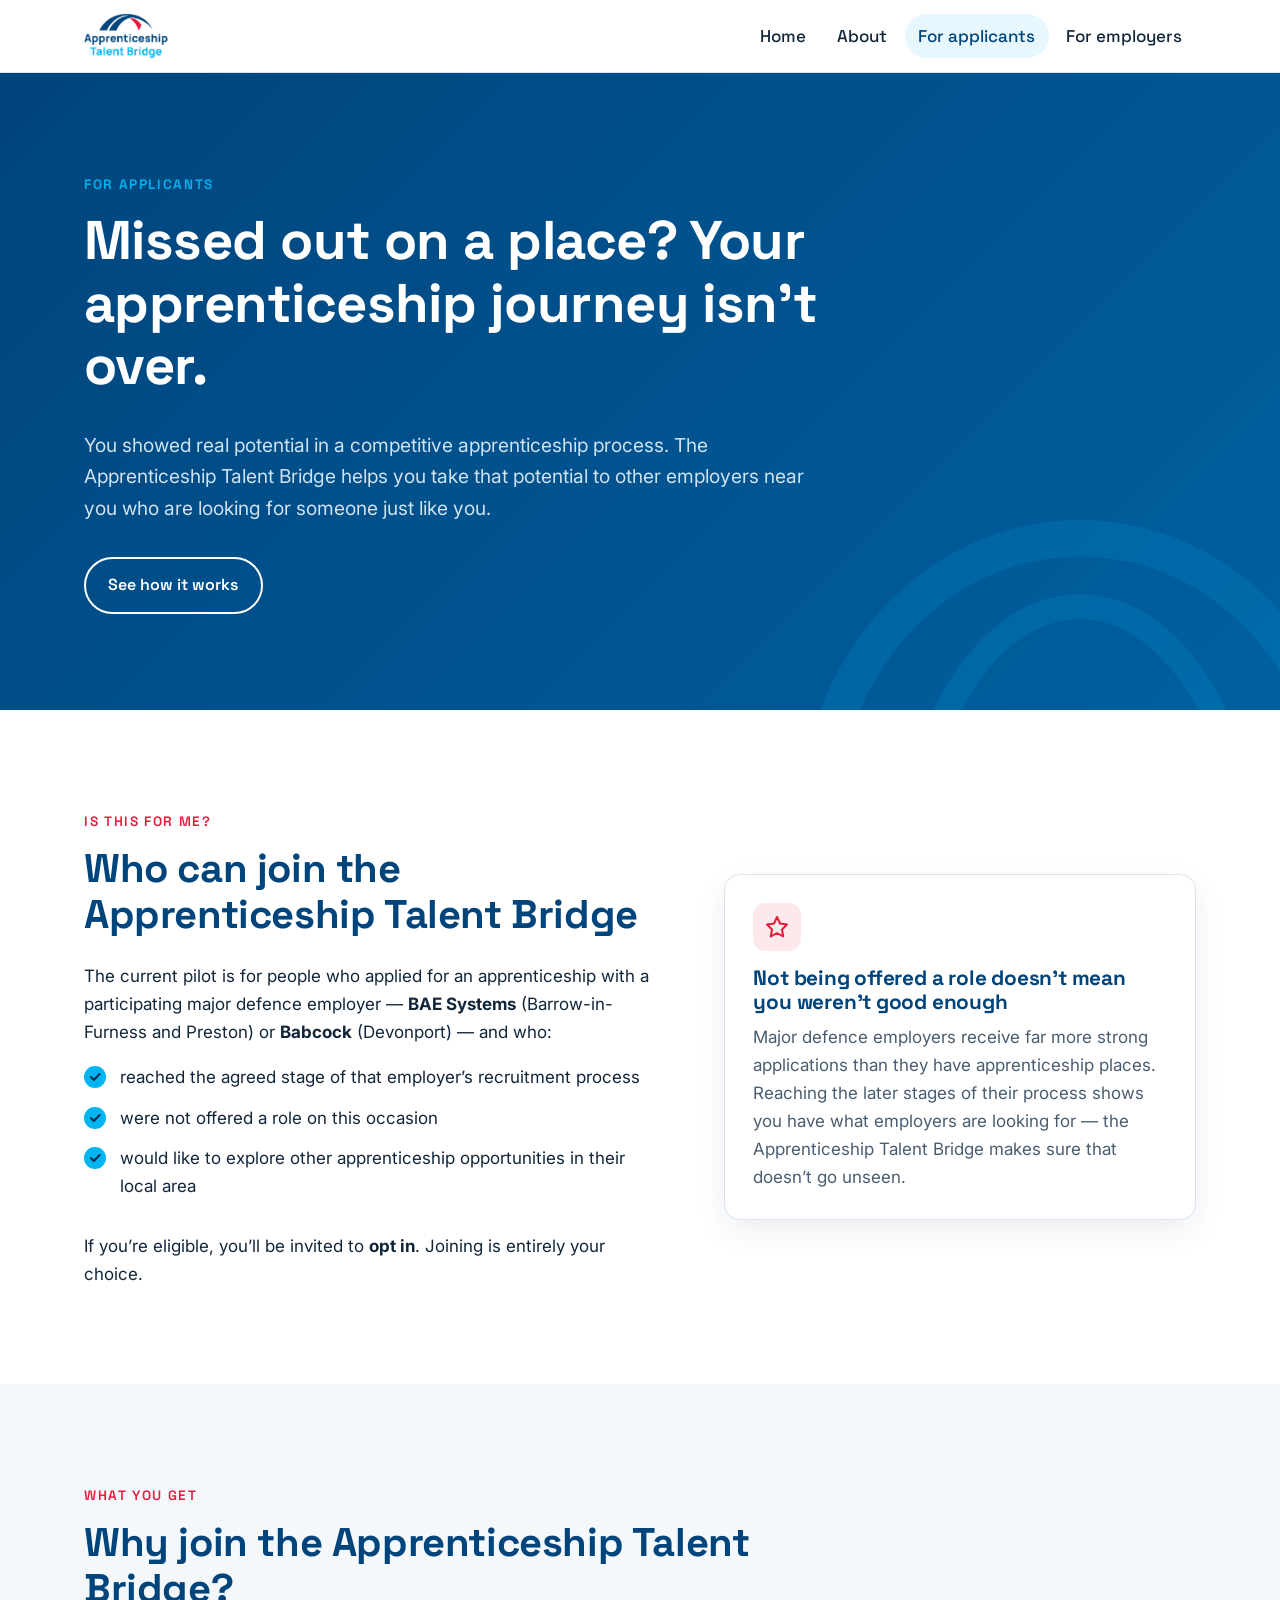
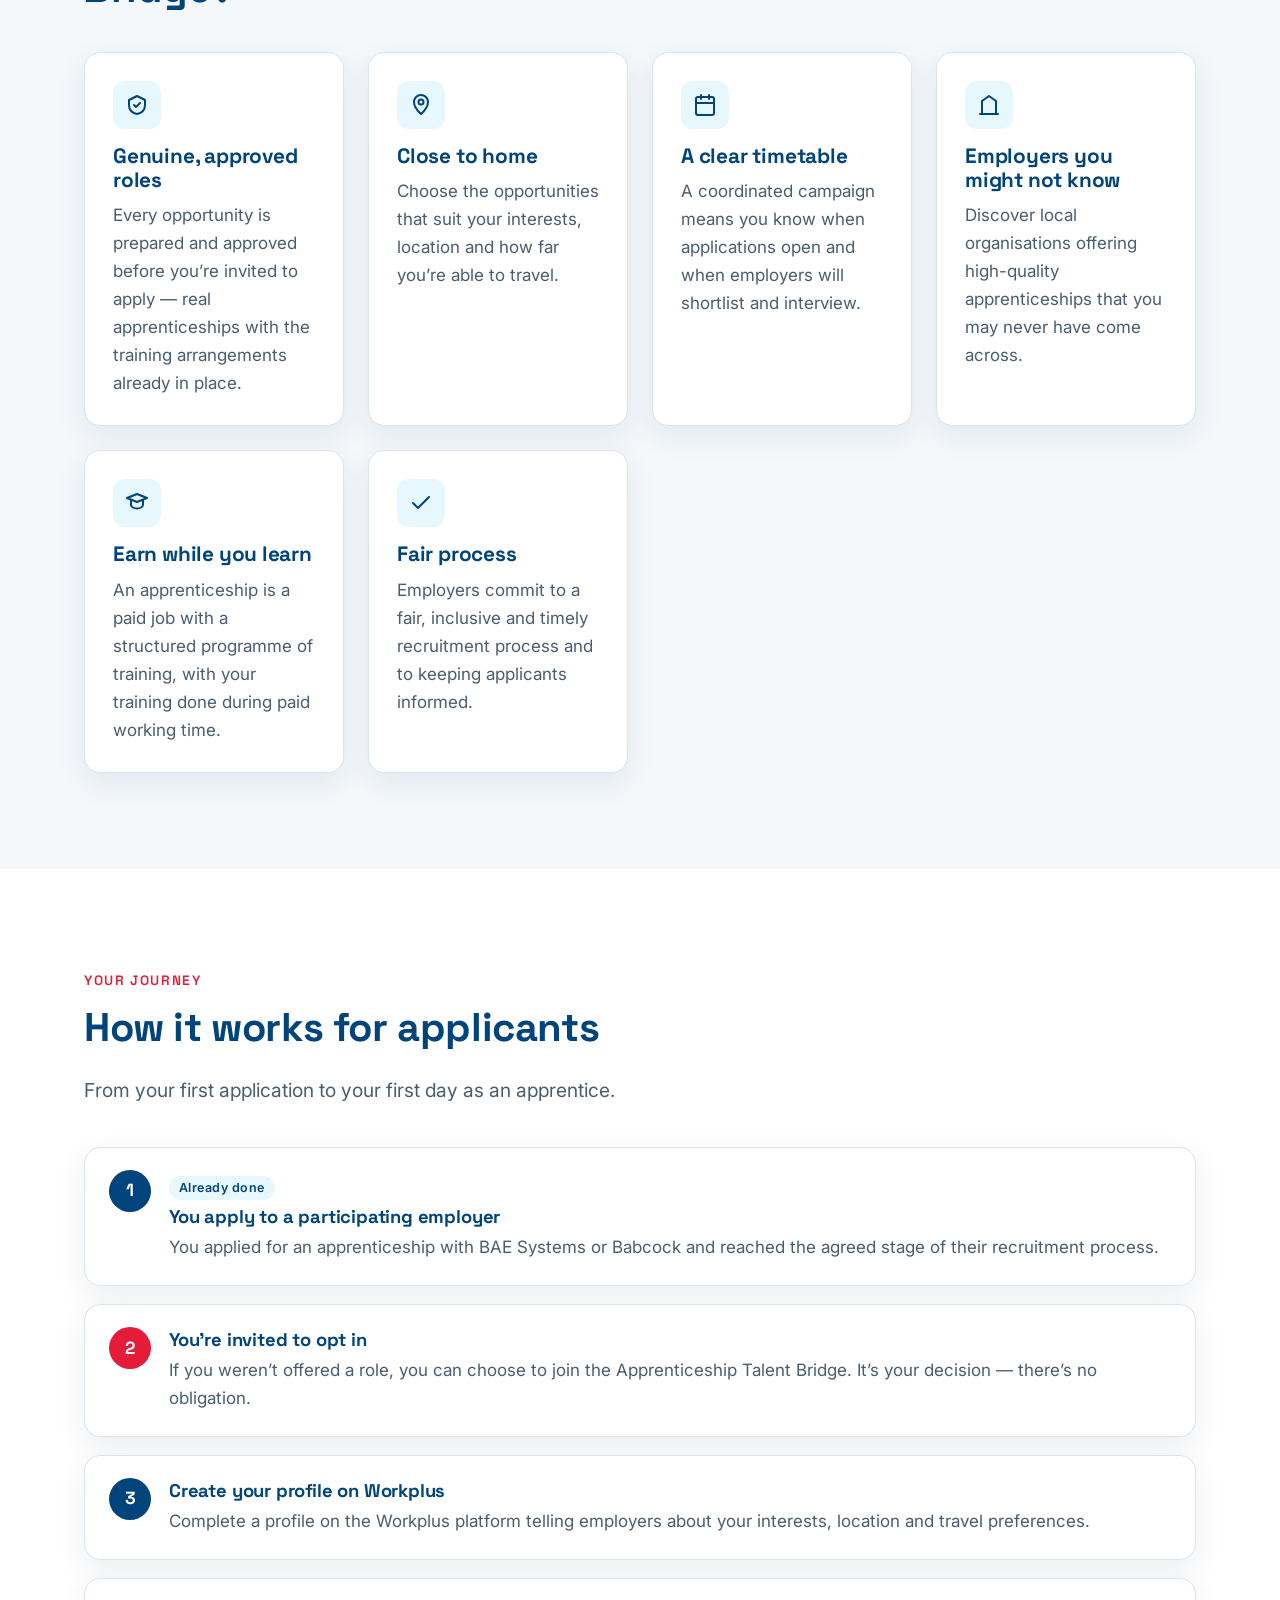
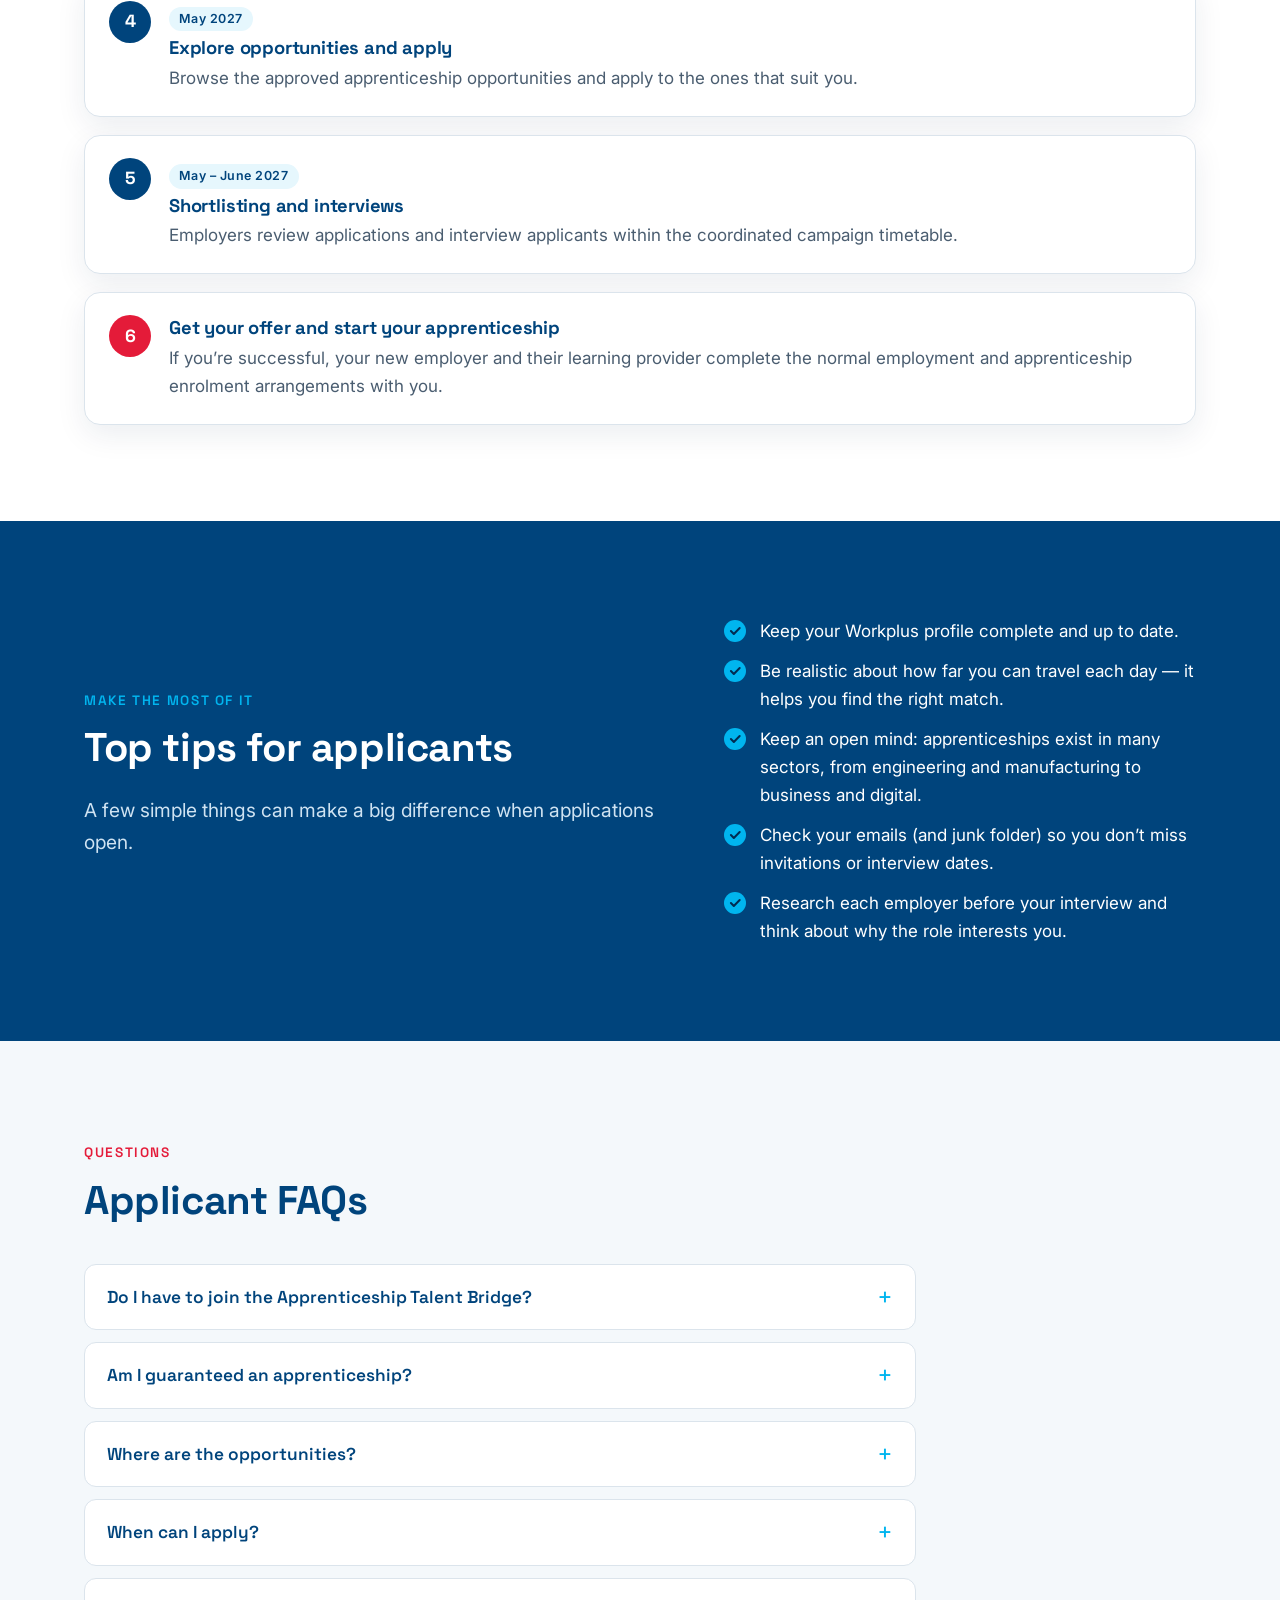
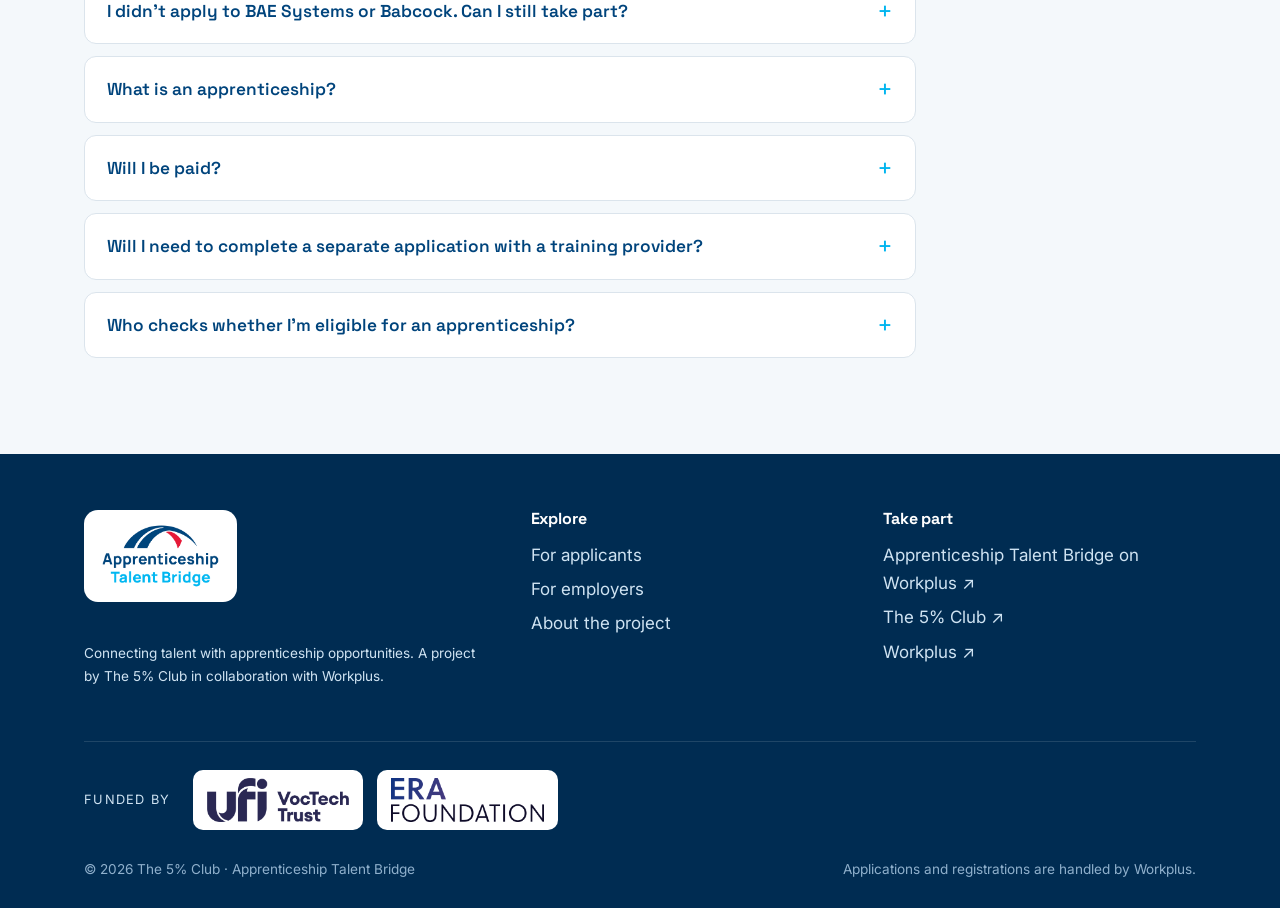
<file: candidates.html>
<!doctype html>
<html lang="en-GB">
<head>
  <meta charset="utf-8">
  <title>For Applicants · Apprenticeship Talent Bridge</title>
  <!-- This page moved to applicants.html; old links redirect there. -->
  <link rel="canonical" href="applicants.html">
  <meta name="robots" content="noindex">
  <meta http-equiv="refresh" content="0; url=applicants.html">
  <script>location.replace('applicants.html' + location.hash);</script>
</head>
<body>
  <p>This page has moved to <a href="applicants.html">For applicants</a>.</p>
</body>
</html>
</file>
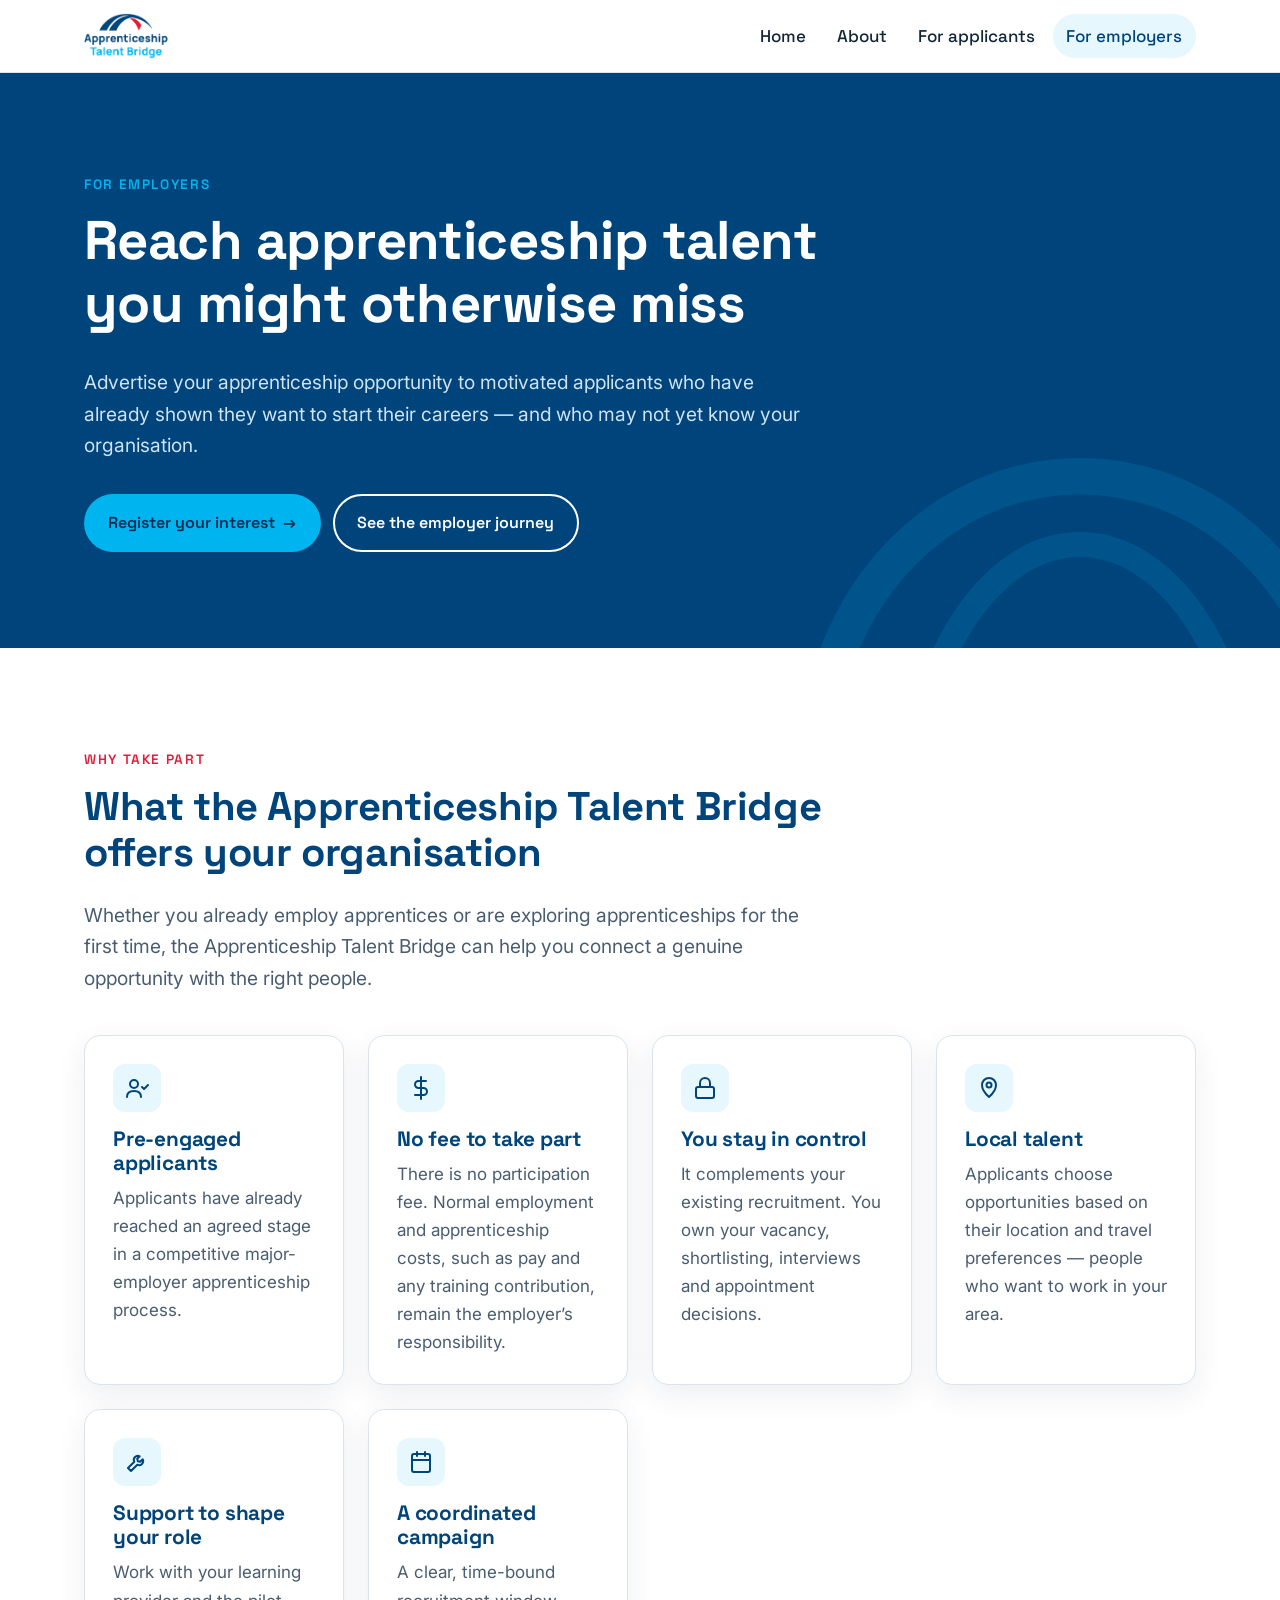
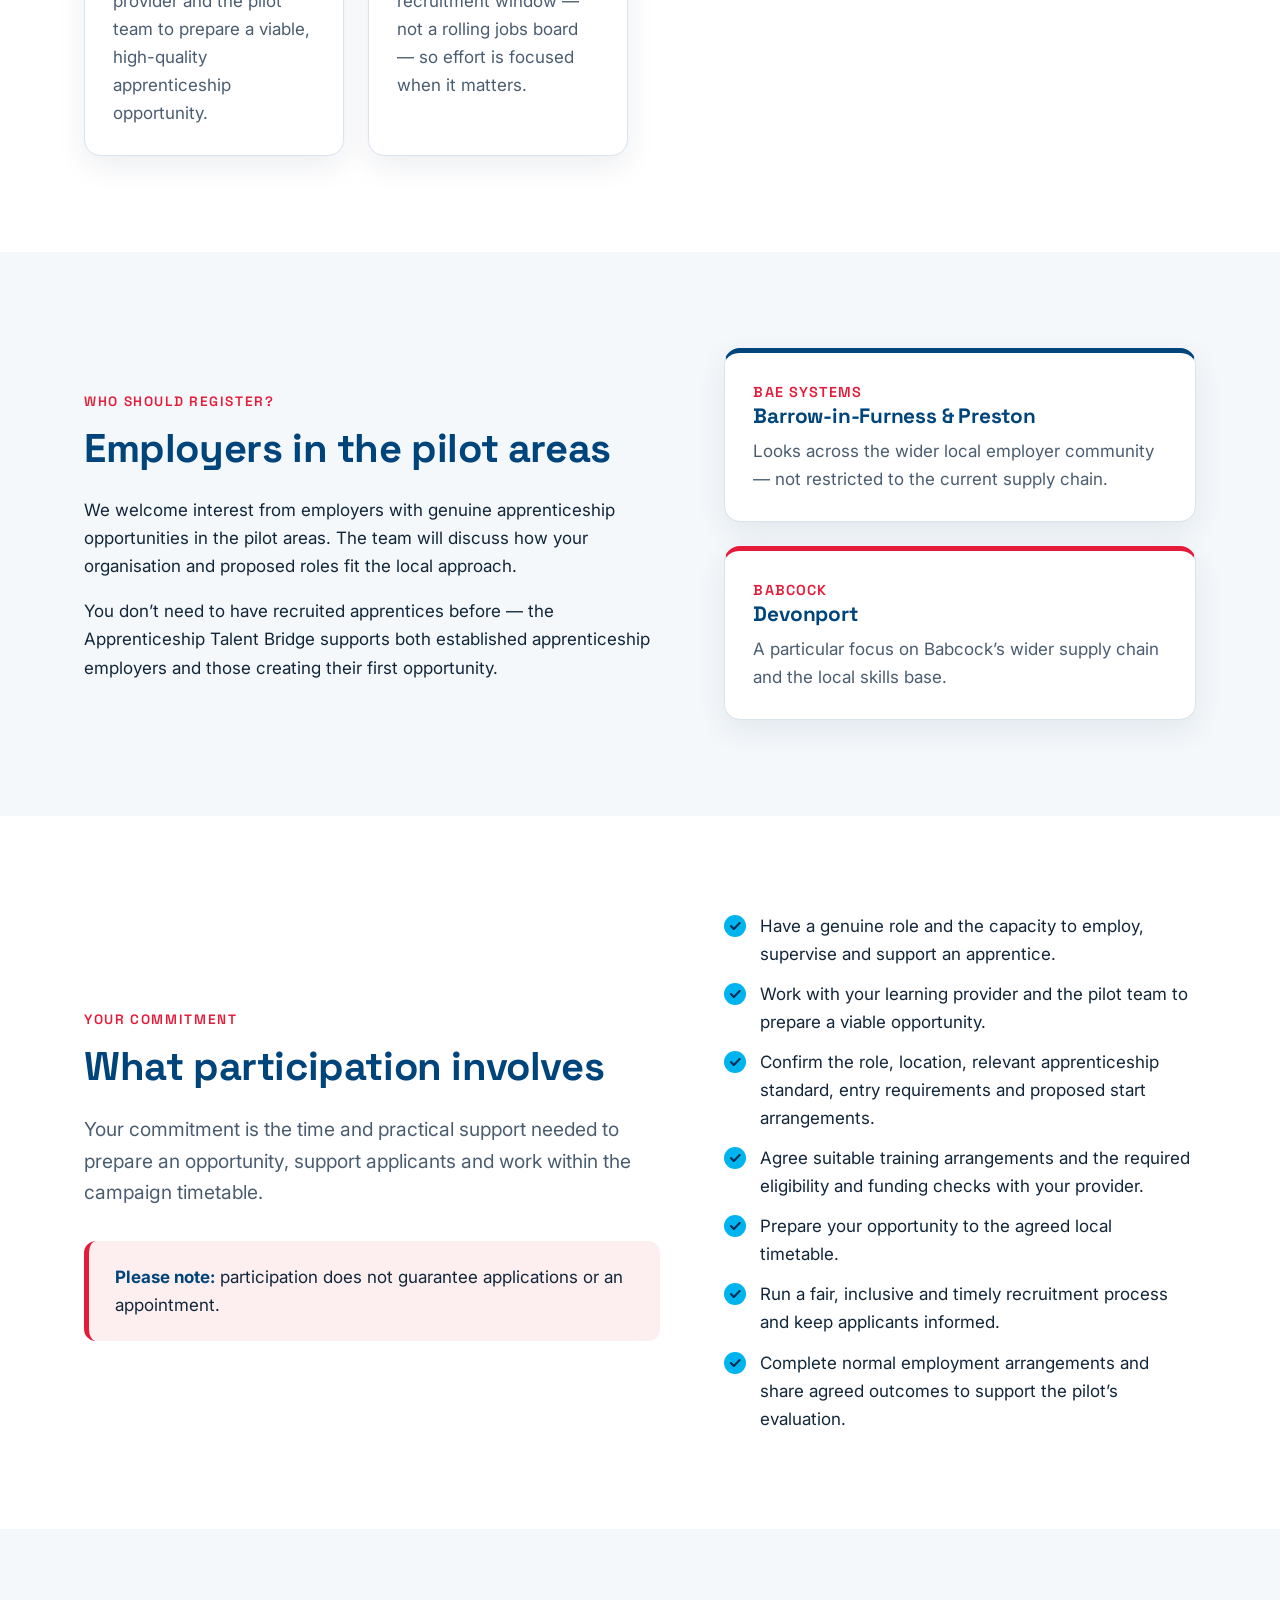
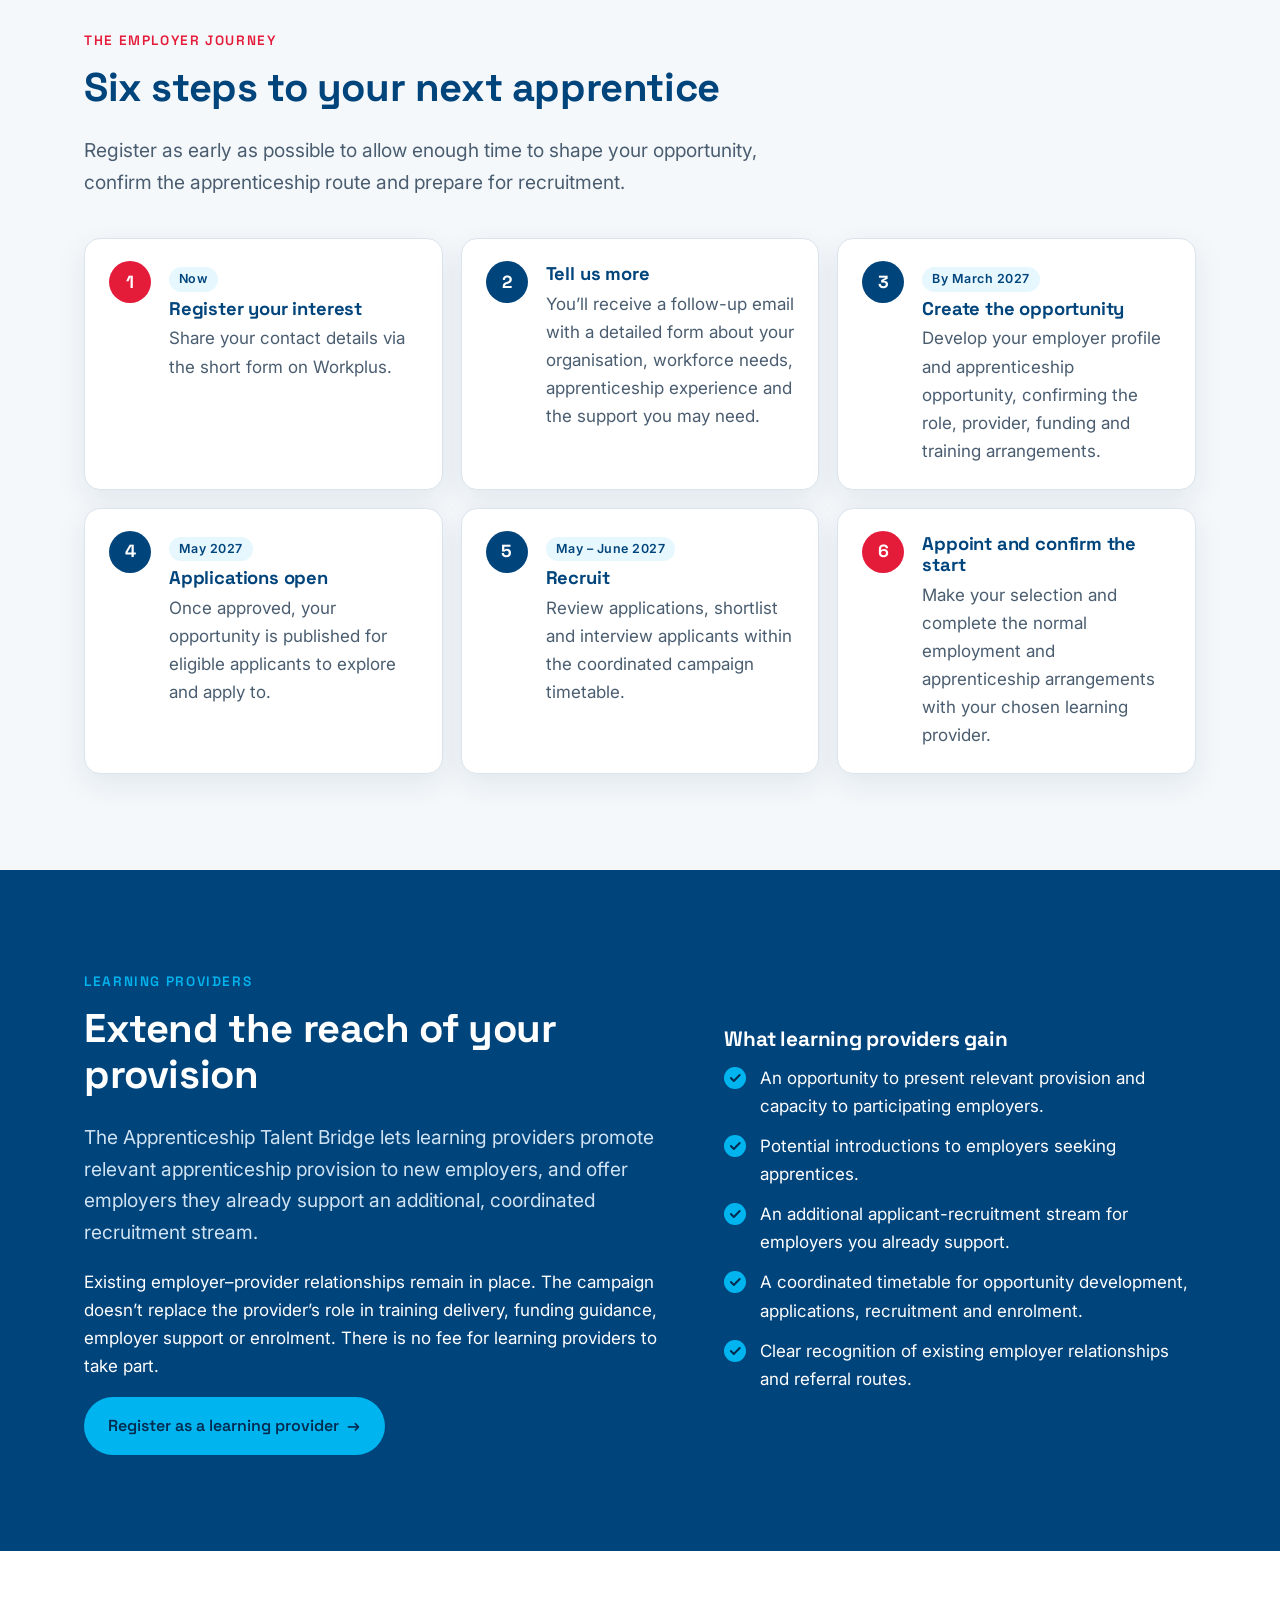
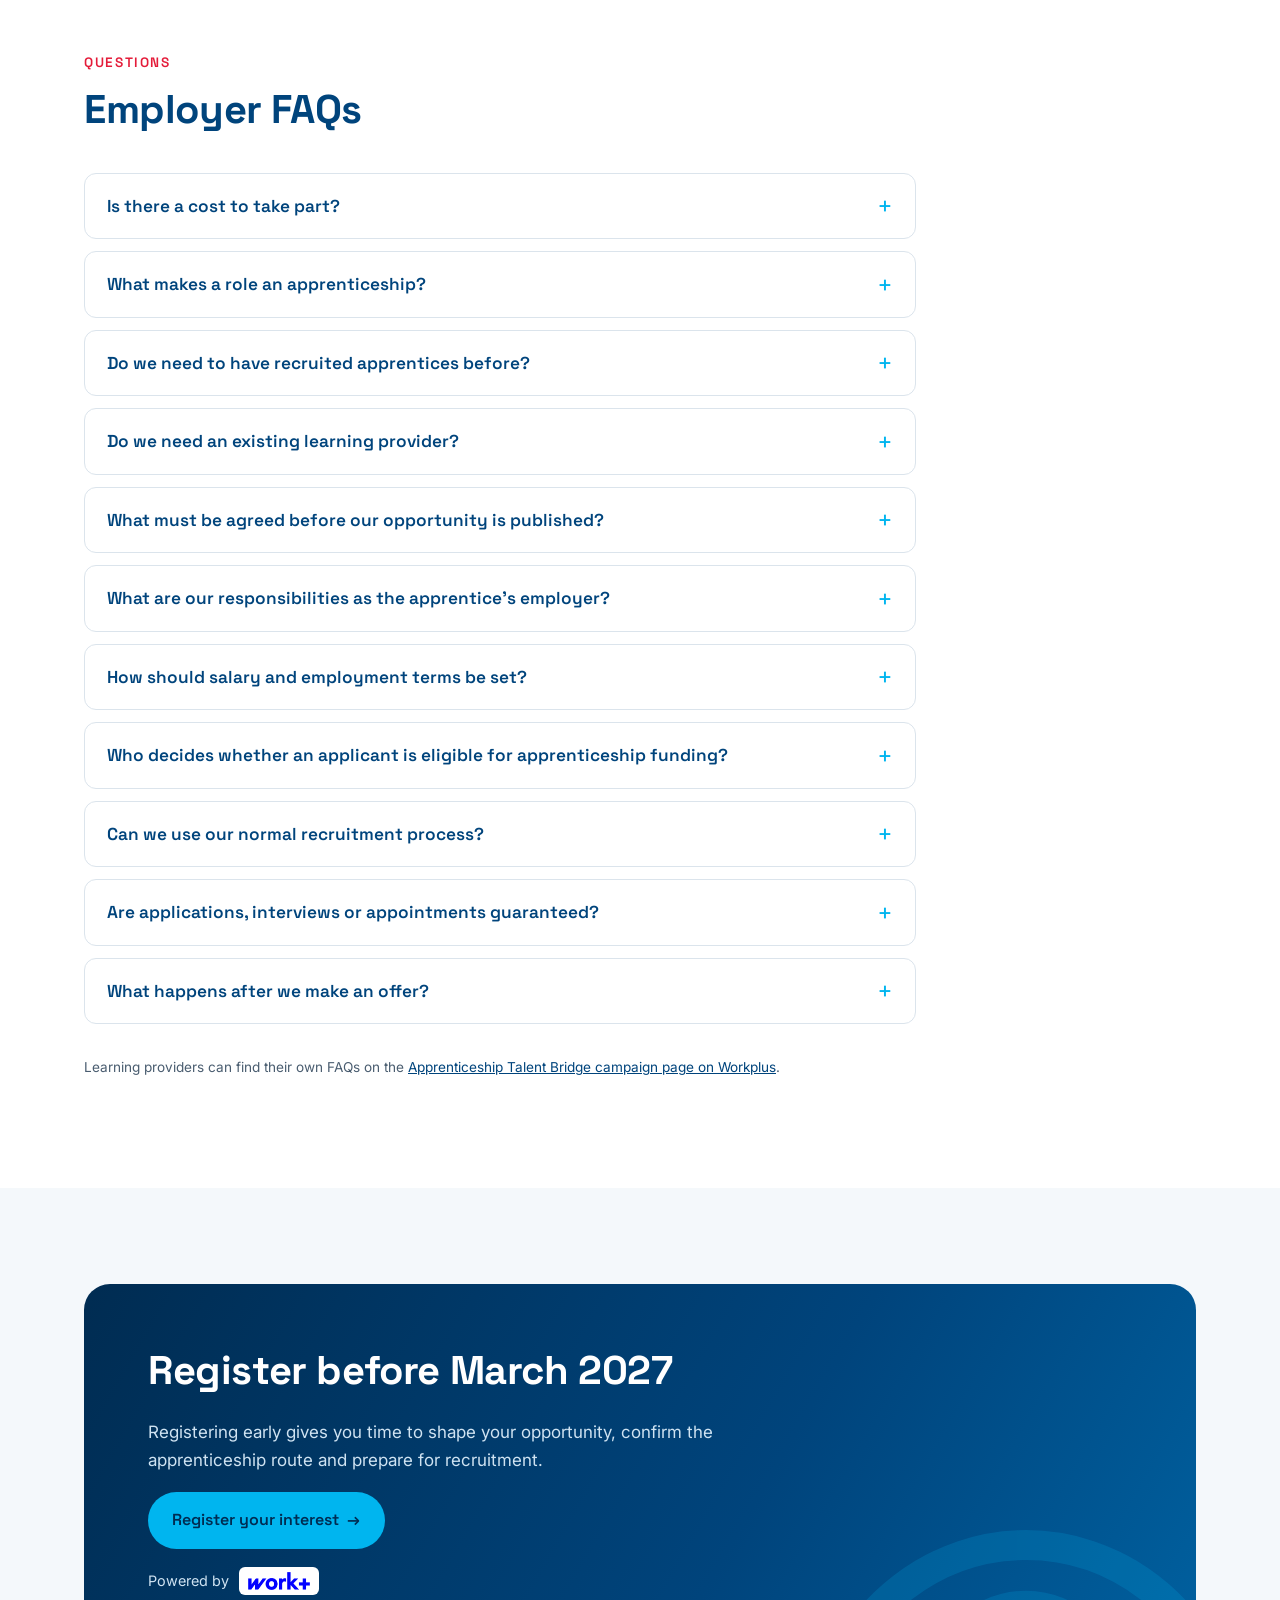
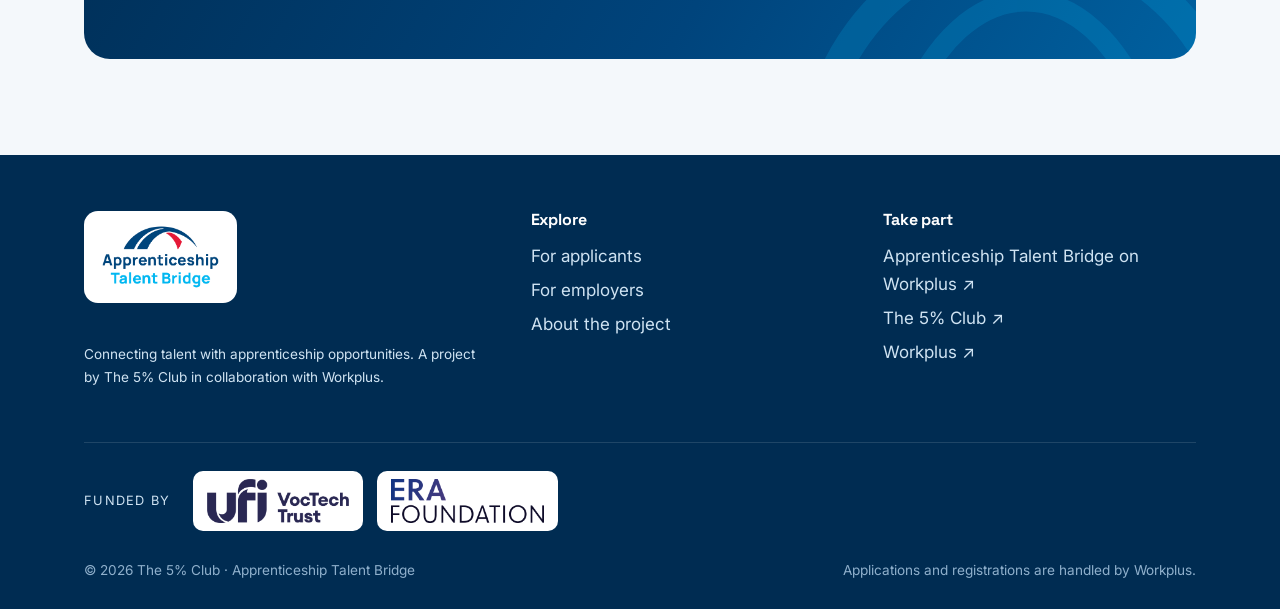
<file: employers.html>
<!doctype html>
<html lang="en-GB">
<head>
  <meta charset="utf-8">
  <meta name="viewport" content="width=device-width, initial-scale=1">
  <title>For Employers · Apprenticeship Talent Bridge</title>
  <meta name="description" content="Reach motivated apprenticeship applicants you might otherwise miss. Free for employers and learning providers in the pilot areas.">
  <link rel="icon" href="assets/logos/atb-logo.png">
  <link rel="preconnect" href="https://fonts.googleapis.com">
  <link rel="preconnect" href="https://fonts.gstatic.com" crossorigin>
  <link href="https://fonts.googleapis.com/css2?family=Inter:wght@400;500;600&family=Space+Grotesk:wght@500;600;700&display=swap" rel="stylesheet">
  <link rel="stylesheet" href="css/styles.css">
</head>
<body>
  <a class="skip-link" href="#main">Skip to content</a>

  <header class="site-header">
    <div class="container">
      <a class="brand" href="index.html" aria-label="Apprenticeship Talent Bridge home">
        <img src="assets/logos/atb-logo.png" alt="Apprenticeship Talent Bridge">
      </a>
      <button class="menu-toggle" aria-expanded="false" aria-controls="site-nav" aria-label="Open menu">
        <svg width="24" height="24" viewBox="0 0 24 24" fill="none" stroke="currentColor" stroke-width="2.5" stroke-linecap="round"><path d="M4 7h16M4 12h16M4 17h16"/></svg>
      </button>
      <nav class="nav" id="site-nav" aria-label="Main">
        <a href="index.html">Home</a>
        <a href="about.html">About</a>
        <a href="applicants.html">For applicants</a>
        <a href="employers.html" aria-current="page">For employers</a>
      </nav>
    </div>
  </header>

  <main id="main">
    <section class="hero-page">
      <svg class="arch" viewBox="0 0 400 220" aria-hidden="true" style="color:#00b5ef"><path d="M20 215C80 20 320 20 380 215" fill="none" stroke="currentColor" stroke-width="26"/><path d="M95 215C145 85 255 85 305 215" fill="none" stroke="currentColor" stroke-width="18"/></svg>
      <div class="container">
        <span class="eyebrow">For employers</span>
        <h1>Reach apprenticeship talent you might otherwise miss</h1>
        <p class="lead">Advertise your apprenticeship opportunity to motivated applicants who have already shown they want to start their careers — and who may not yet know your organisation.</p>
        <div class="btn-row mt-2">
          <a class="btn btn-sky" href="https://campaigns.workplus.app/atb" target="_blank" rel="noopener">Register your interest <span class="arrow" aria-hidden="true">→</span></a>
          <a class="btn btn-light" href="#journey">See the employer journey</a>
        </div>
      </div>
    </section>

    <!-- Benefits -->
    <section class="section">
      <div class="container">
        <div class="section-head" data-reveal>
          <span class="eyebrow">Why take part</span>
          <h2>What the Apprenticeship Talent Bridge offers your organisation</h2>
          <p class="lead">Whether you already employ apprentices or are exploring apprenticeships for the first time, the Apprenticeship Talent Bridge can help you connect a genuine opportunity with the right people.</p>
        </div>
        <div class="grid grid-3">
          <div class="card" data-reveal>
            <div class="icon" aria-hidden="true"><svg width="24" height="24" viewBox="0 0 24 24" fill="none" stroke="currentColor" stroke-width="2" stroke-linecap="round" stroke-linejoin="round"><circle cx="9" cy="8" r="4"/><path d="M2 21c0-4 3-6 7-6s7 2 7 6"/><path d="M17 11l2 2 4-4"/></svg></div>
            <h3>Pre-engaged applicants</h3>
            <p class="muted">Applicants have already reached an agreed stage in a competitive major-employer apprenticeship process.</p>
          </div>
          <div class="card" data-reveal>
            <div class="icon" aria-hidden="true"><svg width="24" height="24" viewBox="0 0 24 24" fill="none" stroke="currentColor" stroke-width="2" stroke-linecap="round" stroke-linejoin="round"><path d="M12 1v22M17 5H9.5a3.5 3.5 0 000 7h5a3.5 3.5 0 010 7H6"/></svg></div>
            <h3>No fee to take part</h3>
            <p class="muted">There is no participation fee. Normal employment and apprenticeship costs, such as pay and any training contribution, remain the employer’s responsibility.</p>
          </div>
          <div class="card" data-reveal>
            <div class="icon" aria-hidden="true"><svg width="24" height="24" viewBox="0 0 24 24" fill="none" stroke="currentColor" stroke-width="2" stroke-linecap="round" stroke-linejoin="round"><rect x="3" y="11" width="18" height="11" rx="2"/><path d="M7 11V7a5 5 0 0110 0v4"/></svg></div>
            <h3>You stay in control</h3>
            <p class="muted">It complements your existing recruitment. You own your vacancy, shortlisting, interviews and appointment decisions.</p>
          </div>
          <div class="card" data-reveal>
            <div class="icon" aria-hidden="true"><svg width="24" height="24" viewBox="0 0 24 24" fill="none" stroke="currentColor" stroke-width="2" stroke-linecap="round" stroke-linejoin="round"><path d="M12 21s-7-6.2-7-12a7 7 0 0114 0c0 5.8-7 12-7 12z"/><circle cx="12" cy="9" r="2.5"/></svg></div>
            <h3>Local talent</h3>
            <p class="muted">Applicants choose opportunities based on their location and travel preferences — people who want to work in your area.</p>
          </div>
          <div class="card" data-reveal>
            <div class="icon" aria-hidden="true"><svg width="24" height="24" viewBox="0 0 24 24" fill="none" stroke="currentColor" stroke-width="2" stroke-linecap="round" stroke-linejoin="round"><path d="M14.7 6.3a4 4 0 00-5.4 5.4L3 18l3 3 6.3-6.3a4 4 0 005.4-5.4l-2.5 2.5-2.4-.6-.6-2.4z"/></svg></div>
            <h3>Support to shape your role</h3>
            <p class="muted">Work with your learning provider and the pilot team to prepare a viable, high-quality apprenticeship opportunity.</p>
          </div>
          <div class="card" data-reveal>
            <div class="icon" aria-hidden="true"><svg width="24" height="24" viewBox="0 0 24 24" fill="none" stroke="currentColor" stroke-width="2" stroke-linecap="round" stroke-linejoin="round"><rect x="3" y="4" width="18" height="18" rx="2"/><path d="M16 2v4M8 2v4M3 10h18"/></svg></div>
            <h3>A coordinated campaign</h3>
            <p class="muted">A clear, time-bound recruitment window — not a rolling jobs board — so effort is focused when it matters.</p>
          </div>
        </div>
      </div>
    </section>

    <!-- Who should register -->
    <section class="section alt">
      <div class="container split">
        <div data-reveal>
          <span class="eyebrow">Who should register?</span>
          <h2>Employers in the pilot areas</h2>
          <p>We welcome interest from employers with genuine apprenticeship opportunities in the pilot areas. The team will discuss how your organisation and proposed roles fit the local approach.</p>
          <p class="mb-0">You don’t need to have recruited apprentices before — the Apprenticeship Talent Bridge supports both established apprenticeship employers and those creating their first opportunity.</p>
        </div>
        <div class="grid" data-reveal>
          <div class="card area">
            <div class="who">BAE Systems</div>
            <h3>Barrow-in-Furness &amp; Preston</h3>
            <p class="muted">Looks across the wider local employer community — not restricted to the current supply chain.</p>
          </div>
          <div class="card area red">
            <div class="who">Babcock</div>
            <h3>Devonport</h3>
            <p class="muted">A particular focus on Babcock’s wider supply chain and the local skills base.</p>
          </div>
        </div>
      </div>
    </section>

    <!-- What participation involves -->
    <section class="section">
      <div class="container split">
        <div data-reveal>
          <span class="eyebrow">Your commitment</span>
          <h2>What participation involves</h2>
          <p class="lead">Your commitment is the time and practical support needed to prepare an opportunity, support applicants and work within the campaign timetable.</p>
          <div class="callout red mt-2">
            <p><strong>Please note:</strong> participation does not guarantee applications or an appointment.</p>
          </div>
        </div>
        <ul class="checklist" data-reveal>
          <li>Have a genuine role and the capacity to employ, supervise and support an apprentice.</li>
          <li>Work with your learning provider and the pilot team to prepare a viable opportunity.</li>
          <li>Confirm the role, location, relevant apprenticeship standard, entry requirements and proposed start arrangements.</li>
          <li>Agree suitable training arrangements and the required eligibility and funding checks with your provider.</li>
          <li>Prepare your opportunity to the agreed local timetable.</li>
          <li>Run a fair, inclusive and timely recruitment process and keep applicants informed.</li>
          <li>Complete normal employment arrangements and share agreed outcomes to support the pilot’s evaluation.</li>
        </ul>
      </div>
    </section>

    <!-- Journey -->
    <section class="section alt" id="journey">
      <div class="container">
        <div class="section-head" data-reveal>
          <span class="eyebrow">The employer journey</span>
          <h2>Six steps to your next apprentice</h2>
          <p class="lead">Register as early as possible to allow enough time to shape your opportunity, confirm the apprenticeship route and prepare for recruitment.</p>
        </div>
        <ol class="steps cols">
          <li class="step highlight" data-reveal><span class="when">Now</span><h3>Register your interest</h3><p>Share your contact details via the short form on Workplus.</p></li>
          <li class="step" data-reveal><h3>Tell us more</h3><p>You’ll receive a follow-up email with a detailed form about your organisation, workforce needs, apprenticeship experience and the support you may need.</p></li>
          <li class="step" data-reveal><span class="when">By March 2027</span><h3>Create the opportunity</h3><p>Develop your employer profile and apprenticeship opportunity, confirming the role, provider, funding and training arrangements.</p></li>
          <li class="step" data-reveal><span class="when">May 2027</span><h3>Applications open</h3><p>Once approved, your opportunity is published for eligible applicants to explore and apply to.</p></li>
          <li class="step" data-reveal><span class="when">May – June 2027</span><h3>Recruit</h3><p>Review applications, shortlist and interview applicants within the coordinated campaign timetable.</p></li>
          <li class="step highlight" data-reveal><h3>Appoint and confirm the start</h3><p>Make your selection and complete the normal employment and apprenticeship arrangements with your chosen learning provider.</p></li>
        </ol>
      </div>
    </section>

    <!-- Learning providers -->
    <section class="section navy">
      <div class="container split">
        <div data-reveal>
          <span class="eyebrow" style="color:var(--sky)">Learning providers</span>
          <h2>Extend the reach of your provision</h2>
          <p class="lead">The Apprenticeship Talent Bridge lets learning providers promote relevant apprenticeship provision to new employers, and offer employers they already support an additional, coordinated recruitment stream.</p>
          <p>Existing employer–provider relationships remain in place. The campaign doesn’t replace the provider’s role in training delivery, funding guidance, employer support or enrolment. There is no fee for learning providers to take part.</p>
          <a class="btn btn-sky" href="https://campaigns.workplus.app/atb" target="_blank" rel="noopener">Register as a learning provider <span class="arrow" aria-hidden="true">→</span></a>
        </div>
        <div data-reveal>
          <h3>What learning providers gain</h3>
          <ul class="checklist">
            <li>An opportunity to present relevant provision and capacity to participating employers.</li>
            <li>Potential introductions to employers seeking apprentices.</li>
            <li>An additional applicant-recruitment stream for employers you already support.</li>
            <li>A coordinated timetable for opportunity development, applications, recruitment and enrolment.</li>
            <li>Clear recognition of existing employer relationships and referral routes.</li>
          </ul>
        </div>
      </div>
    </section>

    <!-- FAQ -->
    <section class="section">
      <div class="container">
        <div class="section-head" data-reveal>
          <span class="eyebrow">Questions</span>
          <h2>Employer FAQs</h2>
        </div>
        <div class="faq" data-reveal>
          <details>
            <summary>Is there a cost to take part?</summary>
            <div>There is no fee for employers to participate. Your commitment is the time and practical support needed to develop a genuine opportunity, work with the relevant learning provider, recruit within the campaign timetable and support the successful apprentice. Normal employment and apprenticeship costs, including pay and any applicable training contribution, remain the employer’s responsibility.</div>
          </details>
          <details>
            <summary>What makes a role an apprenticeship?</summary>
            <div>An apprenticeship is a paid job with a structured programme of training. The apprentice must be employed, work towards an approved English apprenticeship standard and receive the required training during paid time. The employer and learning provider must put the apprenticeship agreement and training plan in place before or at the start of the apprenticeship.</div>
          </details>
          <details>
            <summary>Do we need to have recruited apprentices before?</summary>
            <div>No. Employers new to apprenticeships can register. You will need a genuine role, the capacity to employ and support an apprentice, and a suitable training route. The campaign team and relevant learning provider can help you understand role design, funding, supervision and the steps required before recruitment.</div>
          </details>
          <details>
            <summary>Do we need an existing learning provider?</summary>
            <div>No. If you already work with a provider, that relationship will be recorded and respected. If you do not, you can be supported to explore suitable provision. The employer remains responsible for selecting a provider and agreeing the training arrangements.</div>
          </details>
          <details>
            <summary>What must be agreed before our opportunity is published?</summary>
            <div>You will need to confirm the job and duties, apprenticeship standard, provider, location and working arrangements, salary, hours, entry requirements, funding route and anticipated start. The role must provide enough relevant work and support for the apprentice to develop the knowledge, skills and behaviours required by the standard.</div>
          </details>
          <details>
            <summary>What are our responsibilities as the apprentice’s employer?</summary>
            <div>You employ the apprentice and are responsible for the employment contract, pay, a safe working environment, supervision and fair treatment. You must allow the apprentice to complete the required training during paid working time, take part in progress reviews and work with the provider to support successful completion.</div>
          </details>
          <details>
            <summary>How should salary and employment terms be set?</summary>
            <div>The apprentice must be paid at least the statutory minimum that applies to their age and apprenticeship status, including paid time spent training. Offer fair, clearly stated terms, check the rates in force at the intended start date, and explain any salary progression, working pattern, probation and benefits in the vacancy.</div>
          </details>
          <details>
            <summary>Who decides whether an applicant is eligible for apprenticeship funding?</summary>
            <div>The learning provider completes the formal eligibility, prior-learning and funding checks with the employer and applicant. Employers should not promise funded training until those checks are complete. An applicant may still be suitable for the job but need a different training or funding arrangement.</div>
          </details>
          <details>
            <summary>Can we use our normal recruitment process?</summary>
            <div>Yes. The Apprenticeship Talent Bridge complements your recruitment process. You remain responsible for fair shortlisting, interviews, reasonable adjustments, right-to-work checks and the final appointment decision, while working within the shared campaign timetable and keeping applicants informed.</div>
          </details>
          <details>
            <summary>Are applications, interviews or appointments guaranteed?</summary>
            <div>No. Applicants choose which opportunities to apply for, and registration does not guarantee applications, interviews, offers or an appointment. Employers must assess each applicant fairly against the published requirements.</div>
          </details>
          <details>
            <summary>What happens after we make an offer?</summary>
            <div>The employer, successful applicant and provider confirm employment, eligibility, funding and training arrangements. The required apprenticeship documents are completed, the training and assessment approach is agreed, and the provider completes enrolment before the apprenticeship begins.</div>
          </details>
        </div>
        <p class="muted small mt-2">Learning providers can find their own FAQs on the <a href="https://campaigns.workplus.app/atb" target="_blank" rel="noopener">Apprenticeship Talent Bridge campaign page on Workplus</a>.</p>
      </div>
    </section>

    <section class="section alt">
      <div class="container">
        <div class="cta-band" data-reveal>
          <svg class="arch" viewBox="0 0 400 220" aria-hidden="true" style="color:#00b5ef"><path d="M20 215C80 20 320 20 380 215" fill="none" stroke="currentColor" stroke-width="26"/><path d="M95 215C145 85 255 85 305 215" fill="none" stroke="currentColor" stroke-width="18"/></svg>
          <h2>Register before March 2027</h2>
          <p>Registering early gives you time to shape your opportunity, confirm the apprenticeship route and prepare for recruitment.</p>
          <div class="btn-row">
            <a class="btn btn-sky" href="https://campaigns.workplus.app/atb" target="_blank" rel="noopener">Register your interest <span class="arrow" aria-hidden="true">→</span></a>
          </div>
          <div class="wp">Powered by <img src="assets/logos/workplus.webp" alt="Workplus"></div>
        </div>
      </div>
    </section>
  </main>

  <footer class="site-footer">
    <div class="container">
      <div class="footer-top">
        <div>
          <a class="footer-logo" href="index.html"><img src="assets/logos/atb-logo.png" alt="Apprenticeship Talent Bridge"></a>
          <p class="mt-2 small">Connecting talent with apprenticeship opportunities. A project by The 5% Club in collaboration with Workplus.</p>
        </div>
        <div>
          <h4>Explore</h4>
          <ul>
            <li><a href="applicants.html">For applicants</a></li>
            <li><a href="employers.html">For employers</a></li>
            <li><a href="about.html">About the project</a></li>
          </ul>
        </div>
        <div>
          <h4>Take part</h4>
          <ul>
            <li><a href="https://campaigns.workplus.app/atb" target="_blank" rel="noopener">Apprenticeship Talent Bridge on Workplus ↗</a></li>
            <li><a href="https://www.5percentclub.org.uk/" target="_blank" rel="noopener">The 5% Club ↗</a></li>
            <li><a href="https://www.workplus.app/" target="_blank" rel="noopener">Workplus ↗</a></li>
          </ul>
        </div>
      </div>
      <div class="footer-logos">
        <span class="label">Funded by</span>
        <span class="logo-chip"><img src="assets/logos/ufi-voctech-trust.png" alt="Ufi VocTech Trust"></span>
        <span class="logo-chip"><img src="assets/logos/era-foundation.svg" alt="ERA Foundation"></span>
      </div>
      <div class="footer-bottom">
        <span>© <span id="year">2026</span> The 5% Club · Apprenticeship Talent Bridge</span>
        <span>Applications and registrations are handled by Workplus.</span>
      </div>
    </div>
  </footer>
  <script src="js/main.js"></script>
</body>
</html>
</file>
<file: css/styles.css>
/* =========================================================
   Apprenticeship Talent Bridge — site styles
   Brand colours taken from the ATB logo
   ========================================================= */
:root {
  --navy: #00447c;
  --navy-deep: #002c52;
  --sky: #00b5ef;
  --sky-soft: #e6f7fd;
  --red: #e41b39;
  --ink: #12263a;
  --muted: #4a5d70;
  --line: #dbe4ec;
  --bg: #ffffff;
  --bg-alt: #f4f8fb;
  --radius: 16px;
  --shadow: 0 10px 30px rgba(0, 44, 82, 0.08);
  --max: 1160px;
  --font-head: "Space Grotesk", system-ui, sans-serif;
  --font-body: "Inter", system-ui, -apple-system, "Segoe UI", sans-serif;
}

*, *::before, *::after { box-sizing: border-box; }
html { scroll-behavior: smooth; }
body {
  margin: 0;
  font-family: var(--font-body);
  font-size: 1.0625rem;
  line-height: 1.65;
  color: var(--ink);
  background: var(--bg);
  -webkit-font-smoothing: antialiased;
}
img { max-width: 100%; height: auto; display: block; }
a { color: var(--navy); }
a:hover { color: var(--sky); }
:focus-visible { outline: 3px solid var(--sky); outline-offset: 3px; border-radius: 4px; }

h1, h2, h3, h4 {
  font-family: var(--font-head);
  color: var(--navy);
  line-height: 1.15;
  margin: 0 0 .6em;
  letter-spacing: -0.01em;
}
h1 { font-size: clamp(2.2rem, 5vw, 3.4rem); }
h2 { font-size: clamp(1.8rem, 3.5vw, 2.5rem); }
h3 { font-size: 1.3rem; }
p { margin: 0 0 1em; }

.container { width: 100%; max-width: var(--max); margin: 0 auto; padding: 0 24px; }
.skip-link {
  position: absolute; left: -999px; top: 8px; background: var(--navy); color: #fff;
  padding: 8px 14px; border-radius: 8px; z-index: 100;
}
.skip-link:focus { left: 8px; color: #fff; }

.eyebrow {
  display: inline-block;
  font-family: var(--font-head);
  font-weight: 600;
  font-size: .85rem;
  text-transform: uppercase;
  letter-spacing: .12em;
  color: var(--red);
  margin-bottom: .8rem;
}
.lead { font-size: 1.2rem; color: var(--muted); max-width: 46rem; }
.muted { color: var(--muted); }
.small { font-size: .85rem; }

/* ---------- Buttons ---------- */
.btn {
  display: inline-flex; align-items: center; gap: .5rem;
  font-family: var(--font-head); font-weight: 600; font-size: 1rem;
  padding: .85rem 1.4rem; border-radius: 999px; text-decoration: none;
  border: 2px solid transparent; transition: transform .15s, background .15s, color .15s;
  cursor: pointer;
}
.btn:hover { transform: translateY(-2px); }
.btn-primary { background: var(--navy); color: #fff; }
.btn-primary:hover { background: var(--navy-deep); color: #fff; }
.btn-sky { background: var(--sky); color: var(--navy-deep); }
.btn-sky:hover { background: #fff; color: var(--navy); }
.btn-outline { border-color: var(--navy); color: var(--navy); background: transparent; }
.btn-outline:hover { background: var(--navy); color: #fff; }
.btn-light { border-color: #fff; color: #fff; }
.btn-light:hover { background: #fff; color: var(--navy); }
.btn .arrow { transition: transform .15s; }
.btn:hover .arrow { transform: translateX(3px); }
.btn-row { display: flex; flex-wrap: wrap; gap: 12px; }

/* ---------- Header ---------- */
.site-header {
  position: sticky; top: 0; z-index: 50;
  background: rgba(255,255,255,.95);
  backdrop-filter: blur(8px);
  border-bottom: 1px solid var(--line);
}
.site-header .container { display: flex; align-items: center; justify-content: space-between; gap: 16px; min-height: 72px; }
.brand img { height: 46px; width: auto; }
.nav { display: flex; align-items: center; gap: 4px; }
.nav a {
  font-family: var(--font-head); font-weight: 500; text-decoration: none; color: var(--ink);
  padding: .5rem .85rem; border-radius: 999px;
}
.nav a:hover { color: var(--navy); background: var(--bg-alt); }
.nav a[aria-current="page"] { color: var(--navy); background: var(--sky-soft); }
.nav .btn { margin-left: 8px; padding: .6rem 1.1rem; }
.nav .btn-primary, .nav .btn-primary:hover { color: #fff; background: var(--navy); }
.menu-toggle {
  display: none; background: none; border: 2px solid var(--line); border-radius: 10px;
  padding: 8px 10px; cursor: pointer; color: var(--navy);
}
.menu-toggle svg { display: block; }

@media (max-width: 860px) {
  .menu-toggle { display: block; }
  .nav {
    position: absolute; top: 100%; left: 0; right: 0;
    flex-direction: column; align-items: stretch; gap: 0;
    background: #fff; border-bottom: 1px solid var(--line);
    padding: 8px 16px 16px; display: none;
  }
  .nav.open { display: flex; }
  .nav a { padding: .8rem 1rem; border-radius: 10px; }
  .nav .btn { margin: 8px 0 0; justify-content: center; }
}

/* ---------- Home hero (dominant logo) ---------- */
.hero-home {
  position: relative; overflow: hidden;
  padding: clamp(48px, 8vw, 96px) 0 clamp(56px, 8vw, 104px);
  text-align: center;
  background:
    radial-gradient(1200px 500px at 50% -10%, var(--sky-soft), transparent 70%),
    #fff;
}
.hero-logo {
  width: min(760px, 92%);
  margin: 0 auto clamp(28px, 4vw, 44px);
  animation: rise .9s ease-out both;
}
.hero-tagline {
  font-family: var(--font-head); font-weight: 600; color: var(--navy);
  font-size: clamp(1.5rem, 3.2vw, 2.25rem); line-height: 1.25; margin: 0 auto .7rem; max-width: 40rem;
}
.hero-tagline span { color: var(--sky); }
.hero-home .lead { margin: 0 auto 2rem; }
.hero-home .btn-row { justify-content: center; }
.hero-credit { margin-top: 2.2rem; color: var(--muted); font-size: .95rem; }
.hero-credit strong { color: var(--navy); }
@keyframes rise { from { opacity: 0; transform: translateY(18px); } to { opacity: 1; transform: none; } }
@media (prefers-reduced-motion: reduce) { .hero-logo { animation: none; } html { scroll-behavior: auto; } }

/* ---------- Inner page hero ---------- */
.hero-page {
  background: var(--navy);
  color: #fff;
  padding: clamp(56px, 8vw, 96px) 0;
  position: relative; overflow: hidden;
}
.hero-page h1 { color: #fff; max-width: 46rem; }
.hero-page .lead { color: #cfe3f2; }
.hero-page .eyebrow { color: var(--sky); }
.hero-page .arch {
  position: absolute; right: -80px; bottom: -40px; width: 560px; opacity: .14; pointer-events: none;
}
.hero-page.sky { background: linear-gradient(135deg, var(--navy) 0%, #00609f 100%); }

/* ---------- Sections ---------- */
.section { padding: clamp(56px, 8vw, 96px) 0; }
.section.alt { background: var(--bg-alt); }
.section.navy { background: var(--navy); color: #fff; }
.section.navy h2, .section.navy h3 { color: #fff; }
.section.navy .lead, .section.navy .muted { color: #cfe3f2; }
.section-head { max-width: 48rem; margin-bottom: 2.5rem; }
.section-head.center { text-align: center; margin-left: auto; margin-right: auto; }
.section-head.center .lead { margin-left: auto; margin-right: auto; }

.grid { display: grid; gap: 24px; }
.grid-2 { grid-template-columns: repeat(auto-fit, minmax(300px, 1fr)); }
.grid-3 { grid-template-columns: repeat(auto-fit, minmax(260px, 1fr)); }
.split { display: grid; grid-template-columns: 1.1fr .9fr; gap: clamp(32px, 5vw, 64px); align-items: center; }
@media (max-width: 860px) { .split { grid-template-columns: 1fr; } }

/* ---------- Cards ---------- */
.card {
  background: #fff; border: 1px solid var(--line); border-radius: var(--radius);
  padding: 28px; box-shadow: var(--shadow);
}
.card h3 { margin-bottom: .4em; }
.card p:last-child { margin-bottom: 0; }
.icon {
  width: 48px; height: 48px; border-radius: 12px; display: grid; place-items: center;
  background: var(--sky-soft); color: var(--navy); margin-bottom: 16px;
}
.icon.red { background: #fde8eb; color: var(--red); }

/* Audience doors on home */
.doors { display: grid; grid-template-columns: 1fr 1fr; gap: 24px; }
@media (max-width: 760px) { .doors { grid-template-columns: 1fr; } }
.door {
  position: relative; overflow: hidden; border-radius: 22px; padding: 72px 36px 36px;
  text-decoration: none; color: #fff; min-height: 300px;
  display: flex; flex-direction: column; justify-content: flex-end;
  transition: transform .2s, box-shadow .2s;
}
.door:hover { transform: translateY(-4px); box-shadow: 0 18px 40px rgba(0,44,82,.2); color: #fff; }
.door.candidate { background: linear-gradient(150deg, #00a3d9, var(--sky)); }
.door.candidate h3, .door.candidate p, .door.candidate .door-link { color: var(--navy-deep); }
.door.employer { background: linear-gradient(150deg, var(--navy-deep), var(--navy)); }
.door h3 { color: inherit; font-size: 1.8rem; }
.door p { opacity: .92; }
.door-link { font-family: var(--font-head); font-weight: 600; }
.door .arch { position: absolute; top: -30px; right: -40px; width: 300px; opacity: .22; }
.door .tag {
  position: absolute; top: 24px; left: 36px;
  font-family: var(--font-head); font-size: .8rem; letter-spacing: .12em; text-transform: uppercase; font-weight: 600;
}

/* ---------- Stats ---------- */
.stats { display: grid; grid-template-columns: repeat(3, 1fr); gap: 24px; }
@media (max-width: 760px) { .stats { grid-template-columns: 1fr; } }
.stat { border-top: 4px solid var(--sky); padding-top: 18px; }
.stat:nth-child(2) { border-color: var(--red); }
.stat:nth-child(3) { border-color: #fff; }
.stat-num { font-family: var(--font-head); font-weight: 700; font-size: clamp(2.6rem, 6vw, 3.6rem); line-height: 1; color: #fff; }
.stat p { color: #cfe3f2; margin: .5rem 0 0; }
.source { margin-top: 2rem; font-size: .85rem; color: #9fc1dc; }

/* ---------- Timeline ---------- */
.timeline { display: grid; grid-template-columns: repeat(3, 1fr); gap: 0; position: relative; }
.timeline::before {
  content: ""; position: absolute; top: 22px; left: 8%; right: 8%; height: 4px;
  background: linear-gradient(90deg, var(--navy), var(--sky), var(--red)); border-radius: 4px;
}
.tl-item { text-align: center; padding: 0 16px; position: relative; }
.tl-dot {
  width: 48px; height: 48px; border-radius: 50%; margin: 0 auto 16px; background: #fff;
  border: 4px solid var(--navy); display: grid; place-items: center;
  font-family: var(--font-head); font-weight: 700; color: var(--navy);
}
.tl-item:nth-child(2) .tl-dot { border-color: var(--sky); }
.tl-item:nth-child(3) .tl-dot { border-color: var(--red); }
.tl-when { font-family: var(--font-head); font-weight: 700; color: var(--navy); font-size: 1.25rem; }
.tl-item p { color: var(--muted); max-width: 20rem; margin: .3rem auto 0; }
@media (max-width: 760px) {
  .timeline { grid-template-columns: 1fr; gap: 28px; }
  .timeline::before { top: 0; bottom: 0; left: 23px; right: auto; width: 4px; height: auto; }
  .tl-item { text-align: left; display: grid; grid-template-columns: 48px 1fr; gap: 16px; padding: 0; }
  .tl-dot { margin: 0; }
  .tl-item p { margin: .2rem 0 0; }
}

/* ---------- Steps ---------- */
.steps { list-style: none; padding: 0; margin: 0; display: grid; gap: 18px; counter-reset: step; }
.steps.cols { grid-template-columns: repeat(auto-fit, minmax(300px, 1fr)); }
.step {
  counter-increment: step; position: relative;
  background: #fff; border: 1px solid var(--line); border-radius: var(--radius);
  padding: 24px 24px 24px 84px; box-shadow: var(--shadow);
}
.step::before {
  content: counter(step);
  position: absolute; left: 24px; top: 22px; width: 42px; height: 42px; border-radius: 50%;
  background: var(--navy); color: #fff; display: grid; place-items: center;
  font-family: var(--font-head); font-weight: 700; font-size: 1.1rem;
}
.step.highlight::before { background: var(--red); }
.step h3 { font-size: 1.15rem; margin-bottom: .3em; }
.step p { margin: 0; color: var(--muted); }
.step .when {
  display: inline-block; font-size: .78rem; font-weight: 600; letter-spacing: .04em;
  background: var(--sky-soft); color: var(--navy); padding: 2px 10px; border-radius: 999px; margin-bottom: 6px;
}

/* ---------- Checklist ---------- */
.checklist { list-style: none; padding: 0; margin: 0; display: grid; gap: 12px; }
.checklist li { position: relative; padding-left: 36px; }
.checklist li::before {
  content: ""; position: absolute; left: 0; top: 3px; width: 22px; height: 22px; border-radius: 50%;
  background: var(--sky) url("data:image/svg+xml,%3Csvg xmlns='http://www.w3.org/2000/svg' viewBox='0 0 24 24' fill='none' stroke='%23002c52' stroke-width='3.5' stroke-linecap='round' stroke-linejoin='round'%3E%3Cpath d='M5 12l5 5L20 7'/%3E%3C/svg%3E") center/14px no-repeat;
}

/* ---------- Callout ---------- */
.callout {
  display: flex; gap: 20px; align-items: flex-start;
  background: var(--sky-soft); border-left: 5px solid var(--sky);
  border-radius: 12px; padding: 22px 26px;
}
.callout.red { background: #fdeef0; border-color: var(--red); }
.callout strong { color: var(--navy); }
.callout p:last-child { margin-bottom: 0; }

/* ---------- Pilot areas ---------- */
.area { border-top: 5px solid var(--navy); }
.area.sky { border-top-color: var(--sky); }
.area.red { border-top-color: var(--red); }
.area .who { font-family: var(--font-head); font-weight: 600; color: var(--red); font-size: .9rem; text-transform: uppercase; letter-spacing: .08em; }

/* ---------- FAQ ---------- */
.faq { display: grid; gap: 12px; max-width: 52rem; }
.faq details {
  background: #fff; border: 1px solid var(--line); border-radius: 12px; padding: 0 22px;
}
.faq summary {
  cursor: pointer; list-style: none; padding: 18px 32px 18px 0; position: relative;
  font-family: var(--font-head); font-weight: 600; color: var(--navy); font-size: 1.08rem;
}
.faq summary::-webkit-details-marker { display: none; }
.faq summary::after {
  content: "+"; position: absolute; right: 0; top: 50%; transform: translateY(-50%);
  font-size: 1.6rem; color: var(--sky); font-weight: 400; transition: transform .2s;
}
.faq details[open] summary::after { transform: translateY(-50%) rotate(45deg); }
.faq details > div { padding: 0 0 18px; color: var(--muted); }

/* ---------- CTA band ---------- */
.cta-band {
  position: relative; overflow: hidden;
  background: linear-gradient(120deg, var(--navy-deep), var(--navy) 60%, #00609f);
  color: #fff; border-radius: 26px; padding: clamp(36px, 6vw, 64px);
}
.cta-band h2 { color: #fff; max-width: 34rem; }
.cta-band p { color: #cfe3f2; max-width: 38rem; }
.cta-band .arch { position: absolute; right: -60px; bottom: -60px; width: 460px; opacity: .18; }
.cta-band .wp {
  display: inline-flex; align-items: center; gap: 10px; margin-top: 18px; font-size: .9rem; color: #cfe3f2;
}
.cta-band .wp img { height: 20px; width: auto; background: #fff; padding: 4px 8px; border-radius: 6px; box-sizing: content-box; }

/* ---------- Video ---------- */
.video-section { padding-top: 0; }
.video-frame {
  position: relative; max-width: 960px; margin: 0 auto;
  aspect-ratio: 16 / 9; border-radius: 22px; overflow: hidden;
  background: var(--navy-deep); box-shadow: 0 24px 60px rgba(0, 44, 82, .18);
  border: 6px solid #fff; outline: 1px solid var(--line);
}
.video-frame iframe { position: absolute; inset: 0; width: 100%; height: 100%; border: 0; }

/* ---------- Partners ---------- */
.partners {
  display: grid; grid-template-columns: repeat(4, 1fr); gap: 20px; align-items: stretch;
}
@media (max-width: 860px) { .partners { grid-template-columns: repeat(2, 1fr); } }
.partner {
  background: #fff; border: 1px solid var(--line); border-radius: var(--radius);
  padding: 24px; display: flex; flex-direction: column; align-items: center; justify-content: center; text-align: center; gap: 14px;
  text-decoration: none; color: var(--muted);
}
.partner img { max-height: 84px; width: auto; max-width: 100%; object-fit: contain; }
.partner img.badge { max-height: 130px; margin: -16px 0 -10px; }
.partner .role { font-size: .78rem; text-transform: uppercase; letter-spacing: .1em; font-weight: 600; color: var(--muted); }

/* ---------- Footer ---------- */
.site-footer { background: var(--navy-deep); color: #cfe3f2; padding: 56px 0 28px; margin-top: 0; }
.footer-top { display: grid; grid-template-columns: 1.3fr 1fr 1fr; gap: 40px; }
@media (max-width: 760px) { .footer-top { grid-template-columns: 1fr; } }
.footer-logo { background: #fff; border-radius: 14px; padding: 14px 18px; display: inline-block; }
.footer-logo img { height: 64px; width: auto; }
.site-footer h4 { color: #fff; font-size: 1rem; margin-bottom: .8rem; }
.site-footer ul { list-style: none; padding: 0; margin: 0; display: grid; gap: 6px; }
.site-footer a { color: #cfe3f2; text-decoration: none; }
.site-footer a:hover { color: var(--sky); }
.footer-logos {
  margin-top: 40px; padding-top: 28px; border-top: 1px solid rgba(255,255,255,.12);
  display: flex; flex-wrap: wrap; gap: 14px; align-items: center;
}
.footer-logos .label { font-size: .8rem; text-transform: uppercase; letter-spacing: .1em; margin-right: 8px; }
.footer-logos span.logo-chip {
  background: #fff; border-radius: 10px; padding: 8px 14px; height: 60px; display: inline-flex; align-items: center;
}
.footer-logos img { max-height: 44px; width: auto; }
.footer-bottom { margin-top: 28px; font-size: .85rem; color: #8fb0cc; display: flex; flex-wrap: wrap; justify-content: space-between; gap: 12px; }

/* Utility */
.mt-0 { margin-top: 0; } .mb-0 { margin-bottom: 0; }
.mt-2 { margin-top: 2rem; } .mt-3 { margin-top: 3rem; }
.center { text-align: center; }
.reveal { opacity: 0; transform: translateY(16px); transition: opacity .6s ease, transform .6s ease; }
.reveal.in { opacity: 1; transform: none; }
@media (prefers-reduced-motion: reduce) { .reveal { opacity: 1; transform: none; transition: none; } }
</file>
